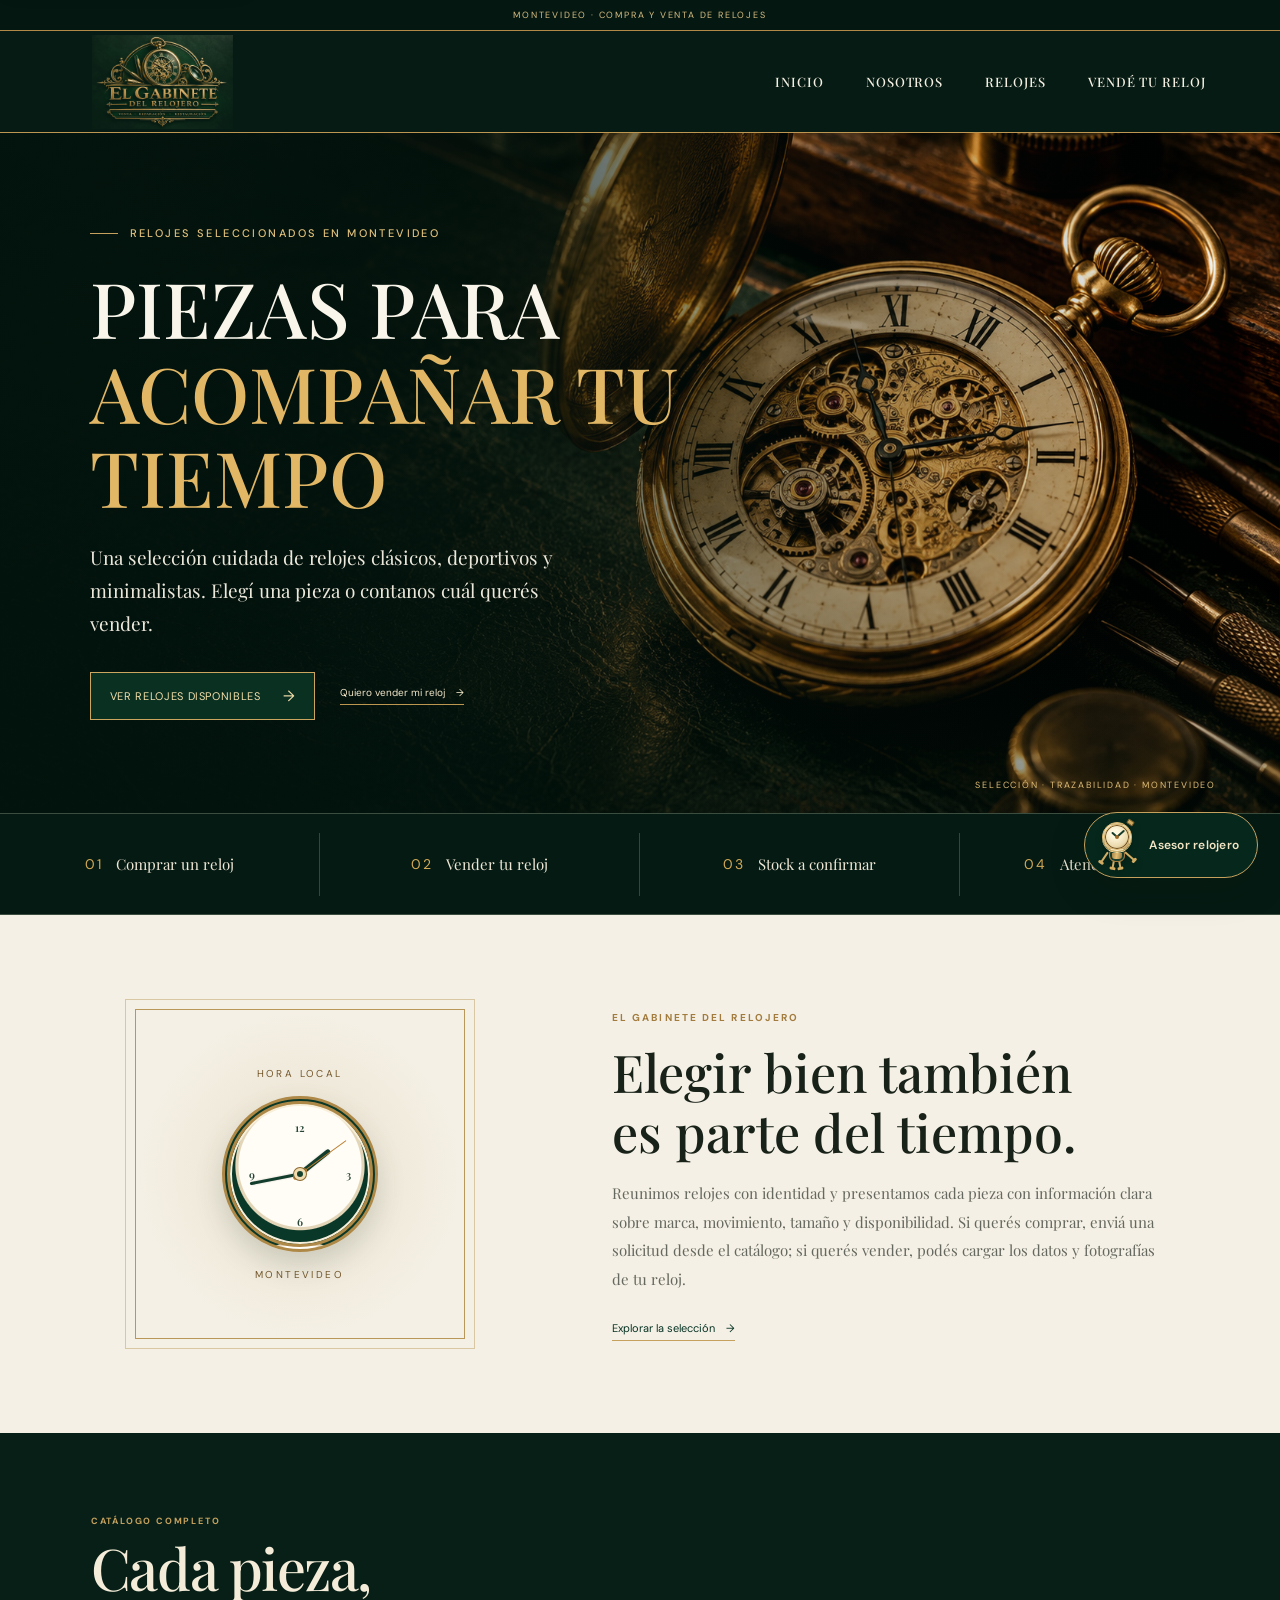
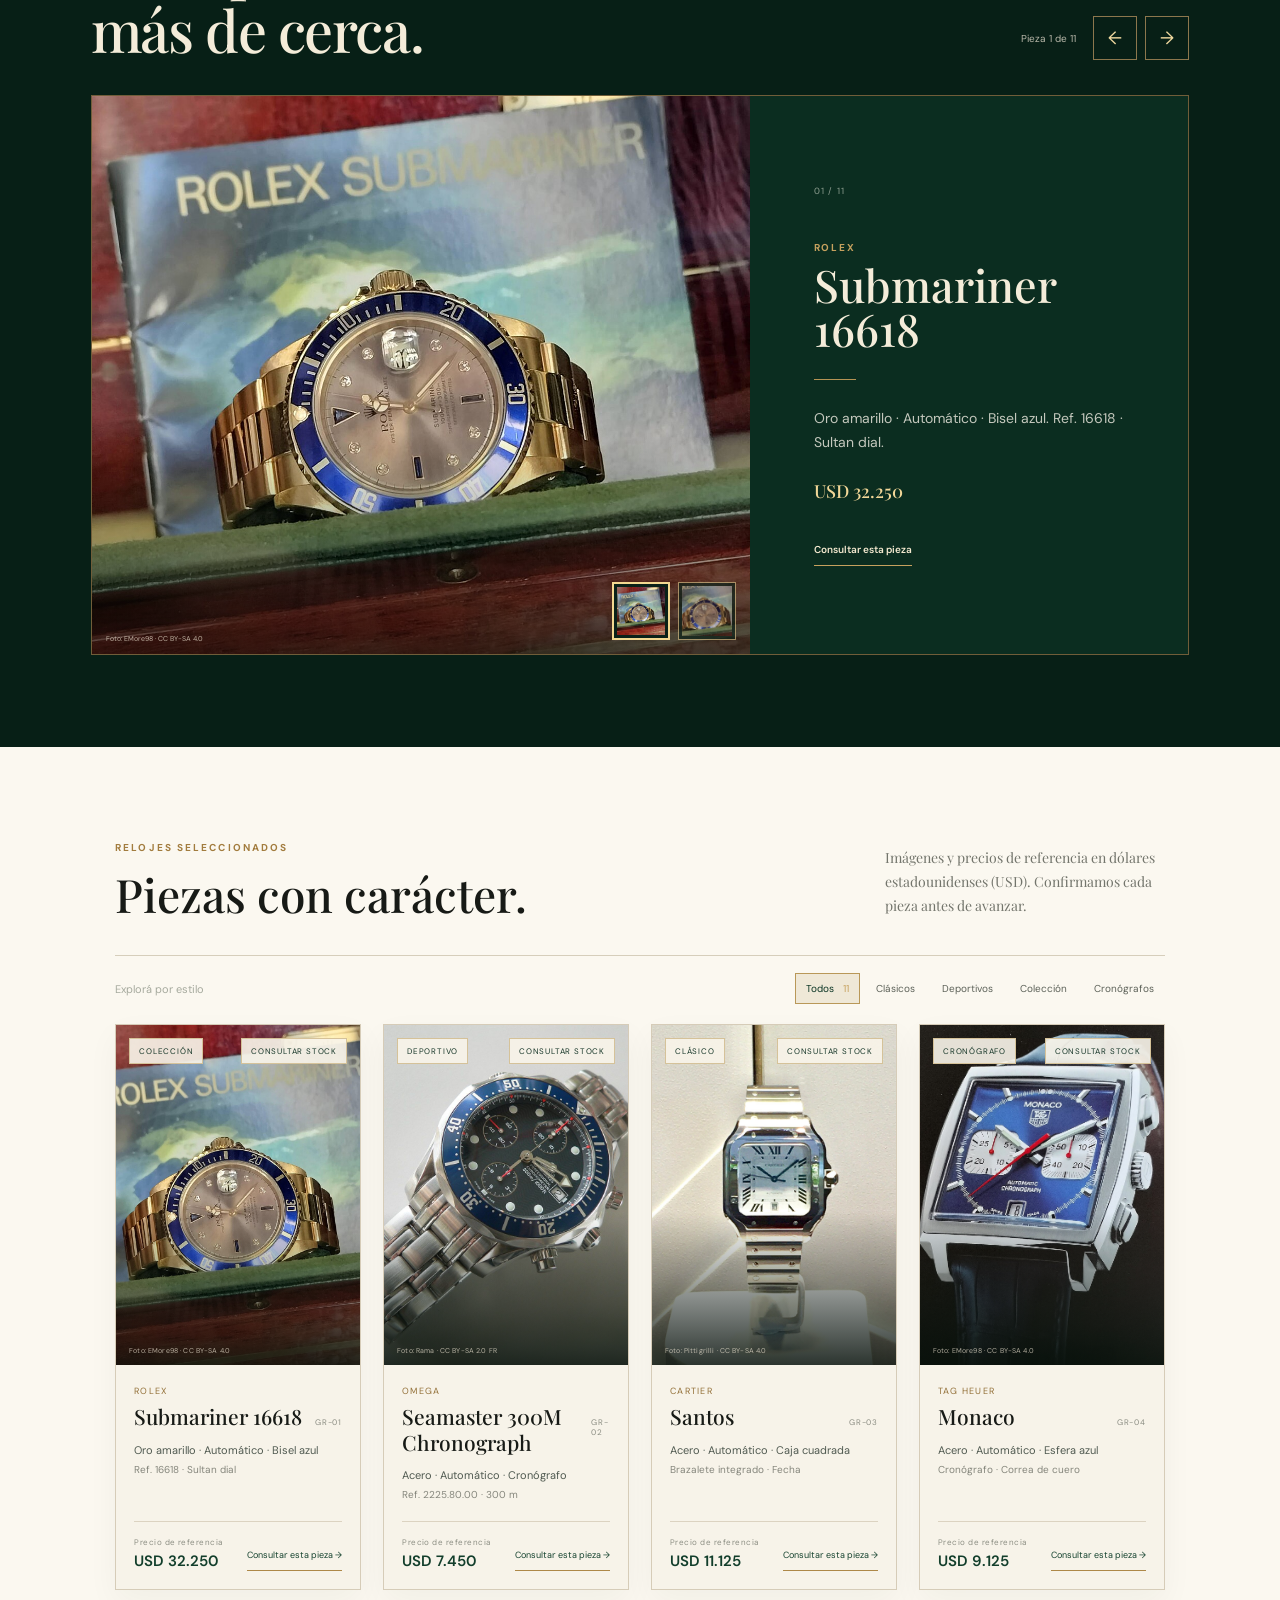
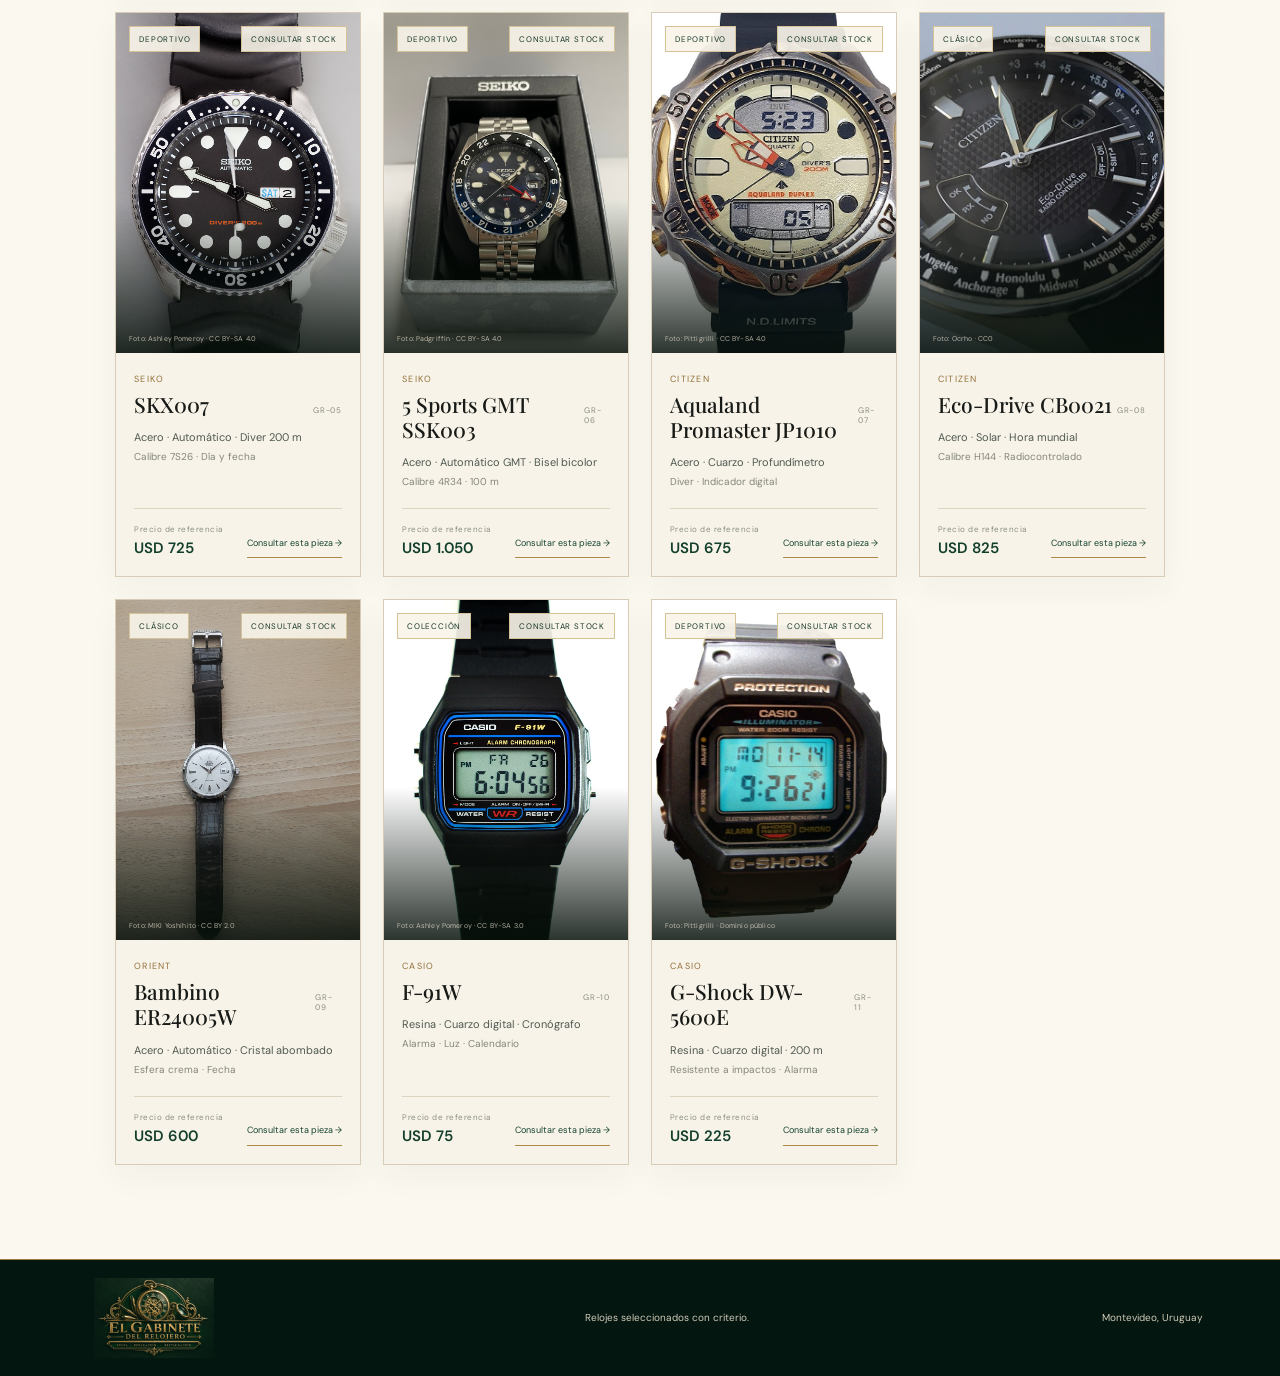
<file: index.html>
<!doctype html>
<html lang="es-UY">
<head>
  <meta charset="utf-8">
  <meta name="viewport" content="width=device-width, initial-scale=1">
  <meta name="theme-color" content="#062017">
  <meta name="description" content="El Gabinete del Relojero: compra y venta de relojes seleccionados en Montevideo.">
  <title>El Gabinete del Relojero — Relojes seleccionados</title>
  <link rel="preconnect" href="https://fonts.googleapis.com">
  <link rel="preconnect" href="https://fonts.gstatic.com" crossorigin>
  <link rel="preload" href="assets/hero-watch.png" as="image" fetchpriority="high">
  <link href="https://fonts.googleapis.com/css2?family=DM+Sans:wght@400;500;600;700&family=Playfair+Display:wght@500;600;700&display=swap" rel="stylesheet">
  <link rel="stylesheet" href="styles.css">
</head>
<body>
  <a class="skip-link" id="skip-link" href="#store-view">Saltar al contenido principal</a>
  <div class="announcement">MONTEVIDEO · COMPRA Y VENTA DE RELOJES</div>
  <header class="site-header">
    <a class="brand" href="#inicio" aria-label="El Gabinete del Relojero, inicio"><img class="brand-logo" src="assets/logo.png" alt="El Gabinete del Relojero" width="1536" height="1024" fetchpriority="high"></a>
    <button class="menu-toggle" id="menu-toggle" type="button" aria-expanded="false" aria-controls="main-nav" aria-label="Abrir menú">☰</button>
    <nav class="main-nav" id="main-nav" aria-label="Navegación principal"><a href="#inicio">Inicio</a><a href="#nosotros">Nosotros</a><a href="#relojes">Relojes</a><a href="vende-tu-reloj.html">Vendé tu reloj</a></nav>
  </header>

  <main id="store-view">
    <section class="hero" id="inicio">
      <div class="hero-copy">
        <p class="eyebrow"><span aria-hidden="true"></span> RELOJES SELECCIONADOS EN MONTEVIDEO</p>
        <h1>PIEZAS PARA<br><em>ACOMPAÑAR TU TIEMPO</em></h1>
        <p class="hero-intro">Una selección cuidada de relojes clásicos, deportivos y minimalistas. Elegí una pieza o contanos cuál querés vender.</p>
        <div class="hero-actions"><a class="button button-dark" href="#relojes">Ver relojes disponibles <span aria-hidden="true">→</span></a><a class="text-link" href="vende-tu-reloj.html">Quiero vender mi reloj <span aria-hidden="true">→</span></a></div>
      </div>
      <span class="hero-caption">SELECCIÓN · TRAZABILIDAD · MONTEVIDEO</span>
    </section>

    <section class="trust-row" aria-label="Opciones principales"><a href="#relojes"><b>01</b><span>Comprar un reloj</span></a><a href="vende-tu-reloj.html"><b>02</b><span>Vender tu reloj</span></a><a href="#relojes"><b>03</b><span>Stock a confirmar</span></a><a href="#nosotros"><b>04</b><span>Atención personalizada</span></a></section>

    <section class="about-section section-wrap" id="nosotros">
      <div class="about-mark"><span>HORA LOCAL</span><div class="live-watch" id="live-watch" role="img" aria-label="Hora actual en Montevideo"><span class="clock-number clock-twelve">12</span><span class="clock-number clock-three">3</span><span class="clock-number clock-six">6</span><span class="clock-number clock-nine">9</span><span class="clock-hand hour-hand" aria-hidden="true"></span><span class="clock-hand minute-hand" aria-hidden="true"></span><span class="clock-hand second-hand" aria-hidden="true"></span><span class="clock-pin" aria-hidden="true"></span></div><span>MONTEVIDEO</span></div>
      <div class="about-copy"><p class="eyebrow">EL GABINETE DEL RELOJERO</p><h2>Elegir bien también<br>es parte del tiempo.</h2><p>Reunimos relojes con identidad y presentamos cada pieza con información clara sobre marca, movimiento, tamaño y disponibilidad. Si querés comprar, enviá una solicitud desde el catálogo; si querés vender, podés cargar los datos y fotografías de tu reloj.</p><a class="text-link" href="#relojes">Explorar la selección <span aria-hidden="true">→</span></a></div>
    </section>

    <section class="japan-showcase" aria-labelledby="japan-showcase-title">
      <header class="showcase-header">
        <div><p>CATÁLOGO COMPLETO</p><h2 id="japan-showcase-title">Cada pieza, más de cerca.</h2></div>
        <div class="showcase-navigation"><span id="japan-showcase-status" aria-live="polite">Pieza 1 de 11</span><button id="japan-showcase-prev" type="button" aria-label="Ver reloj anterior">←</button><button id="japan-showcase-next" type="button" aria-label="Ver reloj siguiente">→</button></div>
      </header>
      <div class="showcase-track" id="japan-showcase-track" role="region" aria-roledescription="carrusel" aria-label="Todos los relojes del catálogo" tabindex="0"></div>
    </section>

    <section class="collection section-wrap" id="relojes">
      <div class="section-heading"><div><p class="eyebrow">RELOJES SELECCIONADOS</p><h2>Piezas con carácter.</h2></div><p class="section-note">Imágenes y precios de referencia en dólares estadounidenses (USD). Confirmamos cada pieza antes de avanzar.</p></div>
      <div class="category-row"><span class="category-label" id="filter-label">Explorá por estilo</span><div class="filters" id="filters" role="group" aria-labelledby="filter-label"><button class="filter active" type="button" data-filter="Todos" aria-pressed="true">Todos <span id="product-count" aria-hidden="true">04</span></button><button class="filter" type="button" data-filter="Clásico" aria-pressed="false">Clásicos</button><button class="filter" type="button" data-filter="Deportivo" aria-pressed="false">Deportivos</button><button class="filter" type="button" data-filter="Colección" aria-pressed="false">Colección</button><button class="filter" type="button" data-filter="Cronógrafo" aria-pressed="false">Cronógrafos</button></div></div>
      <div class="product-grid" id="product-grid" aria-live="polite"></div>
    </section>

  </main>
  <section class="watch-assistant" id="watch-assistant" data-context="general" aria-label="Asistente virtual">
    <div class="assistant-panel" id="assistant-panel" aria-labelledby="assistant-title" hidden>
      <header class="assistant-header">
        <div class="assistant-identity"><span class="clock-friend clock-friend-small" aria-hidden="true"><span class="clock-friend-crown"></span><span class="clock-friend-head"><span class="clock-friend-hour"></span><span class="clock-friend-minute"></span><span class="clock-friend-pin"></span></span><span class="clock-friend-body"></span><span class="clock-friend-arm clock-friend-arm-left"></span><span class="clock-friend-arm clock-friend-arm-right"></span><span class="clock-friend-leg clock-friend-leg-left"></span><span class="clock-friend-leg clock-friend-leg-right"></span></span><span><b id="assistant-title">El Gabinete te asesora</b><small>Asistente virtual · Montevideo</small></span></div>
        <div class="assistant-tools">
          <button class="assistant-icon-button" id="assistant-history-toggle" type="button" aria-label="Ver conversaciones anteriores" aria-expanded="false" aria-controls="assistant-history" title="Conversaciones anteriores">◷</button>
          <button class="assistant-icon-button" id="assistant-new" type="button" aria-label="Iniciar una conversación nueva" title="Nueva conversación">＋</button>
          <button class="assistant-icon-button" id="assistant-close" type="button" aria-label="Cerrar asistente" title="Cerrar">×</button>
        </div>
      </header>
      <div class="assistant-history" id="assistant-history" hidden><p>Conversaciones recientes</p><div id="assistant-history-list"></div></div>
      <div class="assistant-messages" id="assistant-messages" role="log" aria-live="polite" aria-relevant="additions text" aria-label="Mensajes de la conversación"></div>
      <form class="assistant-form" id="assistant-form">
        <label class="sr-only" for="assistant-input">Escribí tu consulta</label>
        <textarea id="assistant-input" name="message" rows="1" maxlength="2000" placeholder="¿En qué podemos ayudarte?" required></textarea>
        <button type="submit" id="assistant-send" aria-label="Enviar mensaje"><span aria-hidden="true">↑</span></button>
      </form>
      <p class="assistant-note">Orientación general. La disponibilidad se confirma al responder tu solicitud.</p>
    </div>
    <button class="assistant-launcher" id="assistant-open" type="button" aria-label="Abrir asesor relojero" aria-expanded="false" aria-controls="assistant-panel"><span class="clock-friend" aria-hidden="true"><span class="clock-friend-crown"></span><span class="clock-friend-head"><span class="clock-friend-hour"></span><span class="clock-friend-minute"></span><span class="clock-friend-pin"></span></span><span class="clock-friend-body"></span><span class="clock-friend-arm clock-friend-arm-left"></span><span class="clock-friend-arm clock-friend-arm-right"></span><span class="clock-friend-leg clock-friend-leg-left"></span><span class="clock-friend-leg clock-friend-leg-right"></span></span><span>Asesor relojero</span></button>
  </section>
  <div class="toast" id="toast" role="status" aria-live="polite" aria-atomic="true"></div>
  <footer class="site-footer"><a class="brand footer-brand" href="#inicio"><img class="brand-logo" src="assets/logo.png" alt="El Gabinete del Relojero" width="1536" height="1024" loading="lazy"></a><span>Relojes seleccionados con criterio.</span><span>Montevideo, Uruguay</span></footer>
  <script src="app.js"></script>
  <script src="chat-widget.js" defer></script>
</body>
</html>
</file>
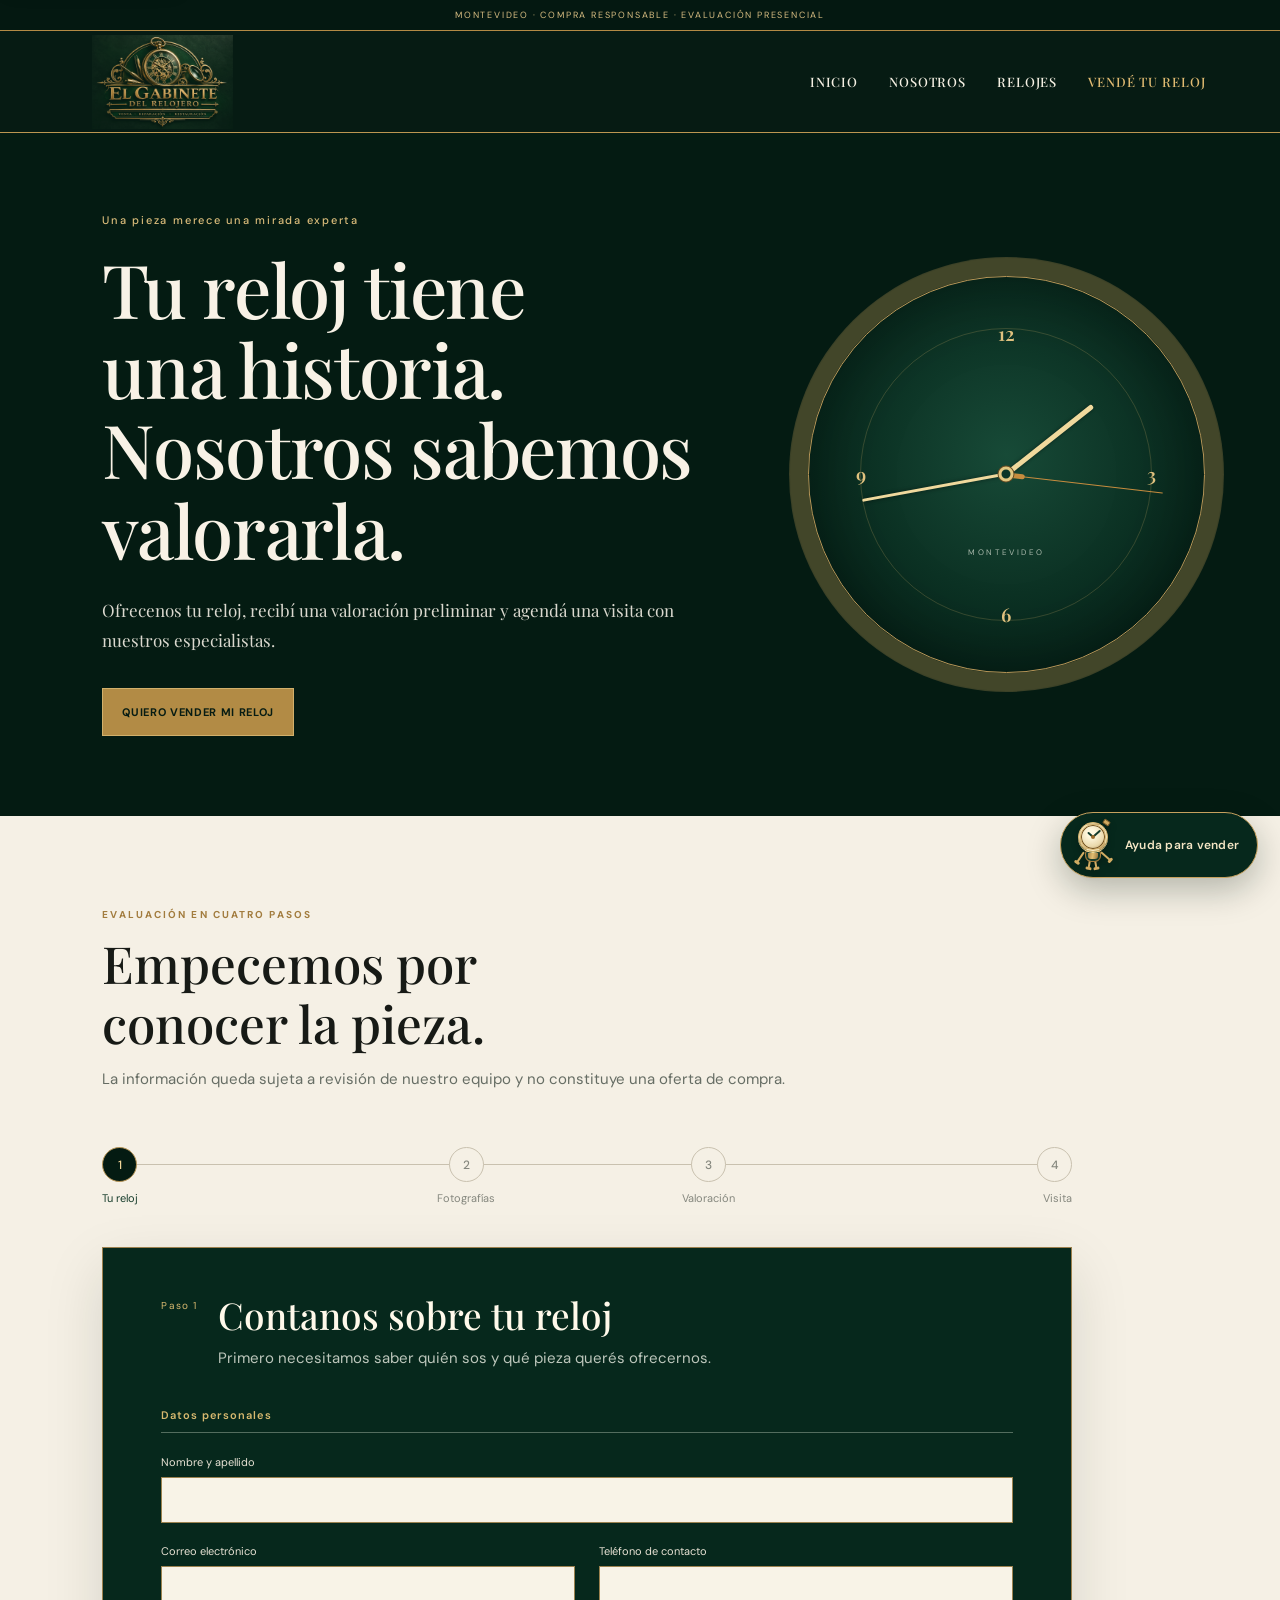
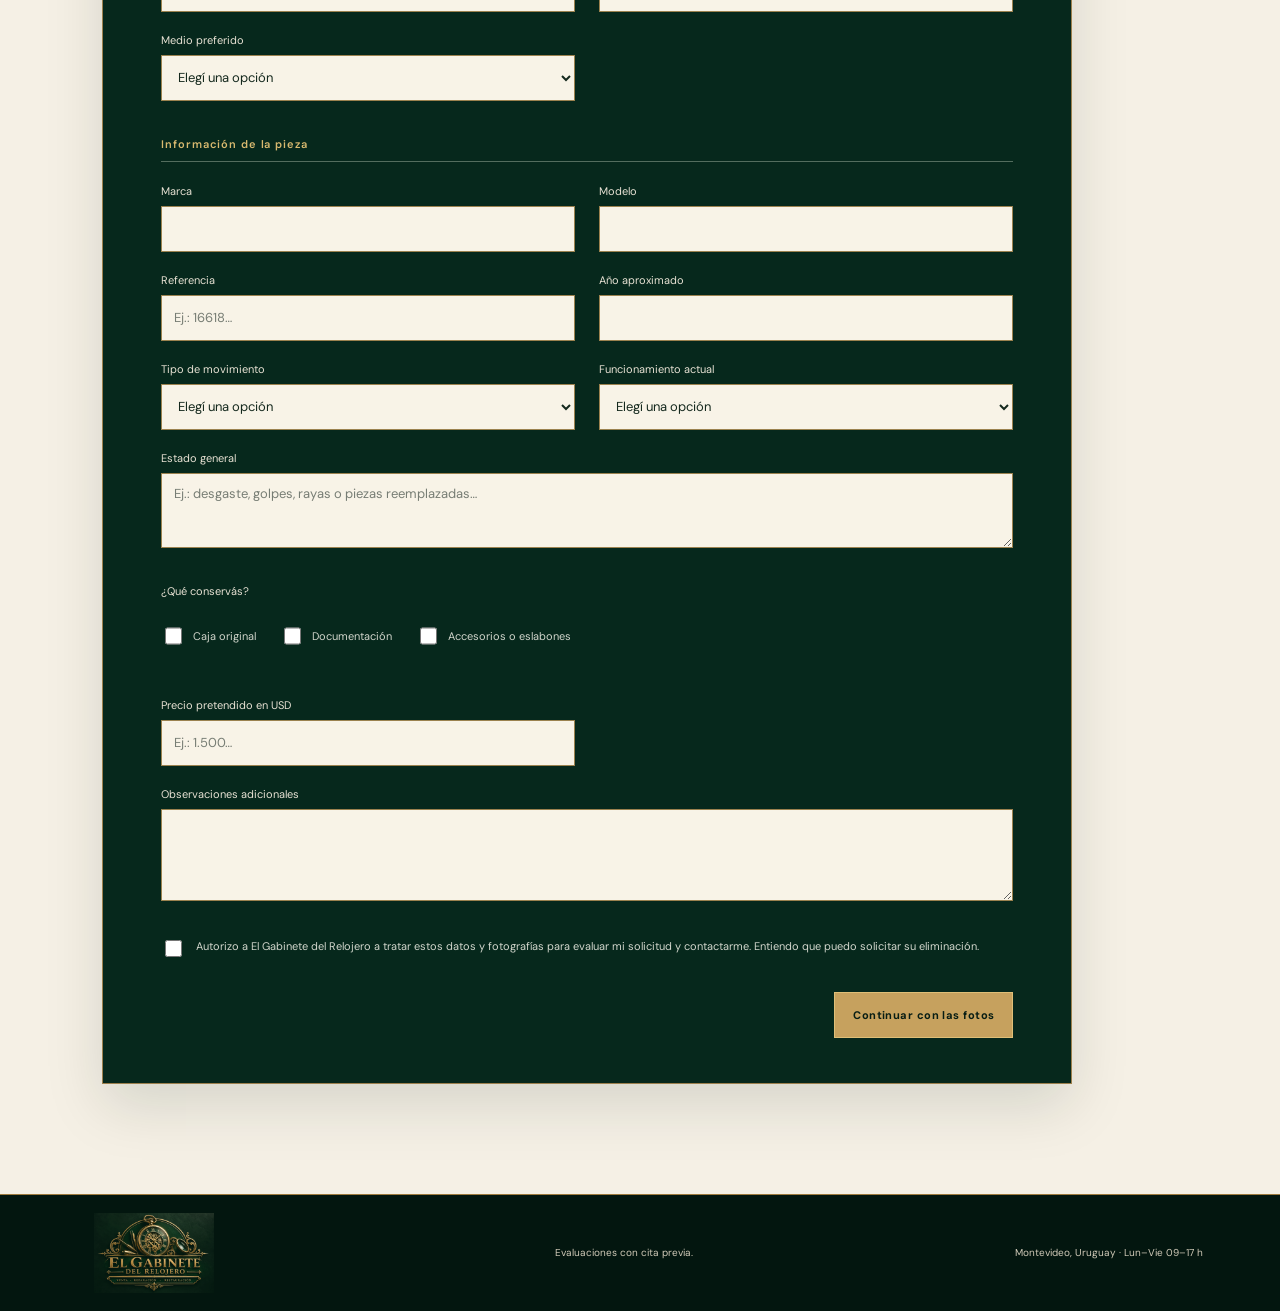
<file: vende-tu-reloj.html>
<!doctype html>
<html lang="es-UY">
<head>
  <meta charset="utf-8">
  <meta name="viewport" content="width=device-width, initial-scale=1">
  <meta name="theme-color" content="#041b12">
  <meta name="description" content="Ofrecé tu reloj a El Gabinete del Relojero y coordiná una evaluación presencial en Montevideo.">
  <title>Vendé tu reloj — El Gabinete del Relojero</title>
  <link rel="preconnect" href="https://fonts.googleapis.com">
  <link rel="preconnect" href="https://fonts.gstatic.com" crossorigin>
  <link href="https://fonts.googleapis.com/css2?family=DM+Sans:wght@400;500;600;700&family=Playfair+Display:wght@500;600;700&display=swap" rel="stylesheet">
  <link rel="stylesheet" href="styles.css">
  <link rel="stylesheet" href="sell.css">
</head>
<body>
  <a class="skip-link" href="#sale-process">Saltar al formulario</a>
  <div class="announcement">MONTEVIDEO · COMPRA RESPONSABLE · EVALUACIÓN PRESENCIAL</div>
  <header class="site-header sell-header">
    <a class="brand" href="index.html#inicio" aria-label="El Gabinete del Relojero, inicio"><img class="brand-logo" src="assets/logo.png" alt="El Gabinete del Relojero" width="1536" height="1024"></a>
    <button class="menu-toggle" id="menu-toggle" type="button" aria-expanded="false" aria-controls="main-nav" aria-label="Abrir menú">☰</button>
    <nav class="main-nav" id="main-nav" aria-label="Navegación principal"><a href="index.html#inicio">Inicio</a><a href="index.html#nosotros">Nosotros</a><a href="index.html#relojes">Relojes</a><a href="vende-tu-reloj.html" aria-current="page">Vendé tu reloj</a></nav>
  </header>

  <main>
    <section class="sell-hero">
      <div class="sell-hero-copy"><p class="sell-kicker">Una pieza merece una mirada experta</p><h1>Tu reloj tiene una historia.<br>Nosotros sabemos valorarla.</h1><p>Ofrecenos tu reloj, recibí una valoración preliminar y agendá una visita con nuestros especialistas.</p><a class="button button-dark" href="#sale-process">Quiero vender mi reloj</a></div>
      <div class="sell-hero-object" id="sale-live-watch" role="img" aria-label="Hora actual en Montevideo"><span class="sell-clock-number sell-clock-twelve">12</span><span class="sell-clock-number sell-clock-three">3</span><span class="sell-clock-number sell-clock-six">6</span><span class="sell-clock-number sell-clock-nine">9</span><span class="hand sell-hour-hand" aria-hidden="true"></span><span class="hand sell-minute-hand" aria-hidden="true"></span><span class="hand sell-second-hand" aria-hidden="true"></span><span class="pivot" aria-hidden="true"></span><span class="dial-note">MONTEVIDEO</span></div>
    </section>

    <section class="sale-process" id="sale-process" aria-labelledby="form-title">
      <header class="process-intro"><p class="eyebrow">EVALUACIÓN EN CUATRO PASOS</p><h2 id="form-title">Empecemos por conocer la pieza.</h2><p>La información queda sujeta a revisión de nuestro equipo y no constituye una oferta de compra.</p></header>
      <ol class="progress" id="progress" aria-label="Progreso del formulario">
        <li class="active" aria-current="step"><b>1</b><span>Tu reloj</span></li><li><b>2</b><span>Fotografías</span></li><li><b>3</b><span>Valoración</span></li><li><b>4</b><span>Visita</span></li>
      </ol>

      <form id="watch-sale-form" enctype="multipart/form-data" novalidate>
        <input class="trap" name="website" tabindex="-1" autocomplete="off" aria-hidden="true">
        <section class="form-step active" data-step="1" aria-labelledby="step-one-title">
          <div class="step-heading"><span>Paso 1</span><div><h3 id="step-one-title">Contanos sobre tu reloj</h3><p>Primero necesitamos saber quién sos y qué pieza querés ofrecernos.</p></div></div>
          <fieldset><legend>Datos personales</legend><div class="sell-fields">
            <label class="wide">Nombre y apellido <input name="full_name" autocomplete="name" maxlength="120" required></label>
            <label>Correo electrónico <input name="email" type="email" autocomplete="email" spellcheck="false" maxlength="180" required></label>
            <label>Teléfono de contacto <input name="phone" type="tel" autocomplete="tel" maxlength="40" required></label>
            <label>Medio preferido <select name="preferred_contact" required><option value="">Elegí una opción</option><option value="whatsapp">WhatsApp</option><option value="telefono">Teléfono</option><option value="email">Correo electrónico</option></select></label>
          </div></fieldset>
          <fieldset><legend>Información de la pieza</legend><div class="sell-fields">
             <label>Marca <input name="brand" autocomplete="off" maxlength="80" required></label><label>Modelo <input name="model" autocomplete="off" maxlength="100" required></label>
            <label>Referencia <input name="reference" autocomplete="off" maxlength="100" placeholder="Ej.: 16618…"></label><label>Año aproximado <input name="approximate_year" type="number" autocomplete="off" min="1800" max="2026" inputmode="numeric"></label>
            <label>Tipo de movimiento <select name="movement" required><option value="">Elegí una opción</option><option value="automatico">Automático</option><option value="manual">Manual</option><option value="cuarzo">Cuarzo</option><option value="desconocido">No lo sé</option></select></label>
            <label>Funcionamiento actual <select name="running_status" required><option value="">Elegí una opción</option><option>Funciona correctamente</option><option>Funciona, pero presenta fallas</option><option>No funciona</option><option>No pude comprobarlo</option></select></label>
            <label class="wide">Estado general <textarea name="condition_summary" autocomplete="off" maxlength="500" rows="3" placeholder="Ej.: desgaste, golpes, rayas o piezas reemplazadas…" required></textarea></label>
            <div class="wide check-cluster" role="group" aria-label="Elementos incluidos"><span>¿Qué conservás?</span><label><input type="checkbox" name="has_box"> Caja original</label><label><input type="checkbox" name="has_papers"> Documentación</label><label><input type="checkbox" name="has_accessories"> Accesorios o eslabones</label></div>
            <label>Precio pretendido en USD <input name="asking_price" type="number" autocomplete="off" min="0" step="1" inputmode="decimal" placeholder="Ej.: 1.500…"></label>
            <label class="wide">Observaciones adicionales <textarea name="notes" autocomplete="off" maxlength="1500" rows="4"></textarea></label>
          </div></fieldset>
          <label class="consent"><input type="checkbox" name="consent" value="yes" required><span>Autorizo a El Gabinete del Relojero a tratar estos datos y fotografías para evaluar mi solicitud y contactarme. Entiendo que puedo solicitar su eliminación.</span></label>
          <div class="step-actions end"><button class="sell-primary" type="button" data-next>Continuar con las fotos</button></div>
        </section>

        <section class="form-step" data-step="2" aria-labelledby="step-two-title" hidden>
          <div class="step-heading"><span>Paso 2</span><div><h3 id="step-two-title">Subí fotografías</h3><p>Buenas imágenes ayudan a detectar detalles, pero no permiten certificar autenticidad.</p></div></div>
          <label class="drop-zone" id="drop-zone" for="watch-photos"><span class="drop-symbol">＋</span><b>Elegí o arrastrá tus fotos</b><small>JPG, PNG, WEBP o HEIC · las optimizamos automáticamente · máximo 8</small><input id="watch-photos" name="photos[]" type="file" accept="image/jpeg,image/png,image/webp,image/heic,image/heif,.heic,.heif" multiple></label>
          <p class="file-error" id="file-error" role="alert" hidden></p>
          <p class="file-status" id="file-status" role="status" aria-live="polite" hidden></p>
          <div class="photo-guidance"><span>Frente</span><span>Fondo</span><span>Laterales</span><span>Movimiento</span><span>Caja y papeles</span></div>
          <div class="photo-preview" id="photo-preview" aria-live="polite"></div>
          <div class="step-actions"><button class="sell-secondary" type="button" data-back>Volver</button><button class="sell-primary" type="submit" id="valuation-submit">Solicitar valoración preliminar</button></div>
        </section>
      </form>

      <section class="form-step" data-step="3" aria-labelledby="step-three-title" hidden>
        <div class="step-heading"><span>Paso 3</span><div><h3 id="step-three-title">Evaluación preliminar</h3><p>Gemini contrasta los datos declarados con los detalles visibles en las fotografías.</p></div></div>
        <div id="valuation-loading" class="evaluation-loading" role="status">
          <div class="evaluation-clock-stage" aria-hidden="true">
            <span class="thought-dot thought-dot-one"></span><span class="thought-dot thought-dot-two"></span><span class="thought-bubble">···</span>
            <span class="evaluation-clock-scale"><span class="clock-friend"><span class="clock-friend-crown"></span><span class="clock-friend-head"><span class="clock-friend-hour"></span><span class="clock-friend-minute"></span><span class="clock-friend-pin"></span></span><span class="clock-friend-body"></span><span class="clock-friend-arm clock-friend-arm-left"></span><span class="clock-friend-arm clock-friend-arm-right"></span><span class="clock-friend-leg clock-friend-leg-left"></span><span class="clock-friend-leg clock-friend-leg-right"></span></span></span>
          </div>
          <strong>El relojero está pensando…</strong>
          <span>Analizando los detalles visibles en las fotografías.</span>
        </div>
        <div id="valuation-result" hidden></div>
        <aside class="valuation-notice"><b>Importante</b><p>Esta valoración es preliminar y orientativa. El precio definitivo será determinado por nuestro técnico relojero luego de examinar presencialmente la pieza, verificar su autenticidad, funcionamiento y estado de conservación.</p></aside>
        <div class="step-actions"><button class="sell-secondary" type="button" data-edit>Corregir información</button><button class="sell-primary" type="button" id="to-booking" disabled>Agendar una visita</button></div>
      </section>

      <section class="form-step" data-step="4" aria-labelledby="step-four-title" hidden>
        <div class="step-heading"><span>Paso 4</span><div><h3 id="step-four-title">Agendá tu visita</h3><p>Todos los horarios corresponden a Montevideo, Uruguay.</p></div></div>
        <div class="booking-layout"><div><label class="booking-label" for="booking-date">Fecha disponible</label><select id="booking-date" name="booking_date" autocomplete="off"><option>Cargando fechas…</option></select></div><div><span class="booking-label">Horario</span><div class="slot-grid" id="slot-grid" role="radiogroup" aria-label="Horarios disponibles"></div></div></div>
        <div class="booking-error" id="booking-error" role="alert"></div>
        <div class="step-actions"><button class="sell-secondary" type="button" data-back>Volver</button><button class="sell-primary" type="button" id="confirm-booking" disabled>Confirmar solicitud de cita</button></div>
        <div class="booking-confirmation" id="booking-confirmation" hidden></div>
      </section>
    </section>
  </main>
  <section class="watch-assistant" id="watch-assistant" data-context="sale" aria-label="Asistente virtual para vender tu reloj">
    <div class="assistant-panel" id="assistant-panel" aria-labelledby="assistant-title" hidden>
      <header class="assistant-header">
        <div class="assistant-identity"><span class="clock-friend clock-friend-small" aria-hidden="true"><span class="clock-friend-crown"></span><span class="clock-friend-head"><span class="clock-friend-hour"></span><span class="clock-friend-minute"></span><span class="clock-friend-pin"></span></span><span class="clock-friend-body"></span><span class="clock-friend-arm clock-friend-arm-left"></span><span class="clock-friend-arm clock-friend-arm-right"></span><span class="clock-friend-leg clock-friend-leg-left"></span><span class="clock-friend-leg clock-friend-leg-right"></span></span><span><b id="assistant-title">Te ayudamos con tu reloj</b><small>Asistente de preevaluación · Montevideo</small></span></div>
        <div class="assistant-tools">
          <button class="assistant-icon-button" id="assistant-history-toggle" type="button" aria-label="Ver conversaciones anteriores" aria-expanded="false" aria-controls="assistant-history" title="Conversaciones anteriores">◷</button>
          <button class="assistant-icon-button" id="assistant-new" type="button" aria-label="Iniciar una conversación nueva" title="Nueva conversación">＋</button>
          <button class="assistant-icon-button" id="assistant-close" type="button" aria-label="Cerrar asistente" title="Cerrar">×</button>
        </div>
      </header>
      <div class="assistant-history" id="assistant-history" hidden><p>Conversaciones recientes</p><div id="assistant-history-list"></div></div>
      <div class="assistant-messages" id="assistant-messages" role="log" aria-live="polite" aria-relevant="additions text" aria-label="Mensajes de la conversación"></div>
      <form class="assistant-form" id="assistant-form">
        <label class="sr-only" for="assistant-input">Escribí tu consulta sobre la venta del reloj</label>
        <textarea id="assistant-input" name="message" rows="1" maxlength="2000" placeholder="¿Qué necesitás saber sobre tu reloj?" required></textarea>
        <button type="submit" id="assistant-send" aria-label="Enviar mensaje"><span aria-hidden="true">↑</span></button>
      </form>
      <p class="assistant-note">Orientación preliminar. La autenticidad y el valor se confirman presencialmente.</p>
    </div>
    <button class="assistant-launcher" id="assistant-open" type="button" aria-label="Abrir ayuda para vender" aria-expanded="false" aria-controls="assistant-panel"><span class="clock-friend" aria-hidden="true"><span class="clock-friend-crown"></span><span class="clock-friend-head"><span class="clock-friend-hour"></span><span class="clock-friend-minute"></span><span class="clock-friend-pin"></span></span><span class="clock-friend-body"></span><span class="clock-friend-arm clock-friend-arm-left"></span><span class="clock-friend-arm clock-friend-arm-right"></span><span class="clock-friend-leg clock-friend-leg-left"></span><span class="clock-friend-leg clock-friend-leg-right"></span></span><span>Ayuda para vender</span></button>
  </section>
  <footer class="site-footer"><a class="brand footer-brand" href="index.html"><img class="brand-logo" src="assets/logo.png" alt="El Gabinete del Relojero" width="1536" height="1024"></a><span>Evaluaciones con cita previa.</span><span>Montevideo, Uruguay · Lun–Vie 09–17 h</span></footer>
  <script src="sell.js" defer></script>
  <script src="chat-widget.js" defer></script>
</body>
</html>
</file>
<file: styles.css>
﻿:root{--paper:#f5f2ec;--white:#fffefa;--ink:#202522;--muted:#777d74;--line:#dedbd2;--green:#234737;--green2:#365a48;--gold:#bd9762;--serif:'Playfair Display',Georgia,serif;--sans:'DM Sans',Arial,sans-serif}*{box-sizing:border-box}html{scroll-behavior:smooth}body{margin:0;background:var(--paper);color:var(--ink);font-family:var(--sans);font-size:14px}button,input{font:inherit}button,a{-webkit-tap-highlight-color:transparent}a{color:inherit;text-decoration:none}.announcement{height:30px;background:var(--green);color:#e7e8df;text-align:center;font-size:10px;letter-spacing:.12em;padding:8px}.site-header{height:82px;padding:0 7.1%;display:flex;align-items:center;justify-content:space-between;border-bottom:1px solid #d7d3ca;background:var(--paper)}.brand{display:flex;align-items:center;gap:11px;font-size:12px;letter-spacing:.13em;line-height:1.25}.brand b{font-weight:700}.brand small{display:block;color:var(--muted);font-size:8px;letter-spacing:.19em;margin-top:5px}.brand-mark{width:34px;height:34px;border:1px solid var(--gold);color:var(--green);display:grid;place-items:center;font:600 13px var(--serif);letter-spacing:-.06em}.main-nav{display:flex;gap:38px;color:#535951;font-size:12px}.main-nav a:hover,.text-link:hover{color:var(--gold)}.admin-link{background:none;border:0;border-bottom:1px solid var(--green);color:var(--green);font-size:11px;padding:8px 0;cursor:pointer}.admin-link span{padding-left:8px}.hero{min-height:515px;display:grid;grid-template-columns:1fr 1fr;padding:66px 12.1% 52px;overflow:hidden}.hero-copy{position:relative;z-index:1;padding-top:18px}.eyebrow{font-size:9px;letter-spacing:.2em;color:var(--green);font-weight:700}.hero .eyebrow{display:flex;align-items:center;gap:9px}.hero .eyebrow span{display:block;width:20px;height:1px;background:var(--gold)}h1,h2,p{margin-top:0}.hero h1{font:500 clamp(47px,6vw,72px)/.98 var(--serif);letter-spacing:-.045em;margin:28px 0 22px}.hero-intro{max-width:360px;color:#686d65;font-size:13px;line-height:1.8}.hero-actions{display:flex;align-items:center;gap:24px;margin-top:28px}.button{display:inline-flex;align-items:center;justify-content:space-between;gap:22px;padding:14px 17px;font-size:10px;letter-spacing:.02em;transition:transform .2s,opacity .2s}.button span{font-size:15px}.button-dark{background:var(--green);color:white}.button-dark:hover{background:var(--green2);transform:translateY(-1px)}.text-link{font-size:10px;border-bottom:1px solid var(--gold);padding:0 0 5px;color:var(--green)}.text-link span{padding-left:8px}.hero-note{position:absolute;bottom:-22px;display:flex;gap:10px;align-items:center;color:#747970;font:11px/1.55 var(--serif)}.note-line{height:30px;width:1px;background:var(--gold)}.hero-art{position:relative;min-height:390px;display:grid;place-items:center}.sun-disc{position:absolute;width:292px;height:292px;border-radius:50%;background:#e9e4d8;right:7%;top:2%}.art-orbit{position:absolute;border:1px solid #ded8c9;border-radius:50%;width:380px;height:380px;right:-1%;top:-5%}.hero-watch{position:relative;width:138px;height:300px;display:flex;flex-direction:column;align-items:center;filter:drop-shadow(12px 18px 13px #45513a30);transform:rotate(-11deg);z-index:1}.watch-strap{width:74px;height:106px;background:linear-gradient(90deg,#565345,#857b60 45%,#49473b);border:1px solid #49463b;position:relative}.strap-top{border-radius:32px 32px 9px 9px}.strap-bottom{border-radius:8px 8px 30px 30px}.watch-strap:after{content:'';position:absolute;inset:15px 24px;background:repeating-linear-gradient(to bottom,transparent 0 12px,#d2c49d 12px 13px)}.watch-face{width:138px;height:138px;border-radius:50%;background:linear-gradient(135deg,#c7a16a,#f0dfb8 25%,#927044 48%,#e5c895 64%,#795c38);padding:7px;z-index:1;box-shadow:inset 0 0 0 1px #655238}.face-inner{height:100%;border-radius:50%;border:2px solid #d2b980;background:radial-gradient(circle at 32% 23%,#395847,#1e3c30 73%);position:relative}.face-inner:before{content:'EL GABINETE';position:absolute;top:38px;left:0;right:0;text-align:center;color:#e2d6b8;font:6px var(--sans);letter-spacing:.12em}.hand{position:absolute;display:block;left:50%;bottom:50%;transform-origin:bottom;background:#ead9b1;border-radius:3px}.hand-hour{width:3px;height:30px;transform:translateX(-50%) rotate(42deg)}.hand-minute{width:2px;height:43px;transform:translateX(-50%) rotate(137deg)}.pin{position:absolute;left:50%;top:50%;width:7px;height:7px;background:#c8a771;border-radius:50%;transform:translate(-50%,-50%)}.date{position:absolute;right:17px;top:62px;color:#e6d8bb;font-size:5px}.tick{position:absolute;width:1px;height:5px;background:#c7ae7b;left:50%;top:5px;transform-origin:0 54px}.t1{transform:rotate(90deg)}.t2{transform:rotate(180deg)}.t3{transform:rotate(270deg)}.crown{position:absolute;width:9px;height:17px;background:#aa895a;right:-7px;top:142px;border-radius:0 4px 4px 0}.art-caption{position:absolute;bottom:0;right:0;font-size:8px;letter-spacing:.16em;color:#747a70}.trust-row{min-height:72px;border-top:1px solid var(--line);border-bottom:1px solid var(--line);display:flex;justify-content:center;gap:9%;align-items:center}.trust-row div{display:flex;align-items:center;gap:10px;color:#646a61;font-size:10px}.trust-row b{font:14px var(--serif);color:var(--gold)}.section-wrap{padding:80px 12.1%}.section-heading{display:flex;justify-content:space-between;align-items:end;margin-bottom:34px}.section-heading h2,.tracking h2{font:500 34px/1.15 var(--serif);letter-spacing:-.025em;margin:12px 0 0}.category-row{display:flex;align-items:center;justify-content:space-between;border-top:1px solid var(--line);padding:16px 0 20px}.category-label{font-size:10px;color:var(--muted)}.filters{display:flex;gap:8px}.filter{border:1px solid transparent;background:none;padding:8px 10px;color:#777d74;font-size:10px;cursor:pointer}.filter.active{border-color:#c4b69e;color:var(--green);background:#ede9df}.filter span{padding-left:6px;color:var(--gold)}.product-grid{display:grid;grid-template-columns:repeat(4,1fr);gap:18px}.product-card{min-width:0}.product-visual{height:204px;background:#eae6dd;position:relative;display:grid;place-items:center;overflow:hidden}.product-card:nth-child(2n) .product-visual{background:#e6e9e3}.product-tag{position:absolute;left:12px;top:12px;background:var(--white);padding:6px 8px;font-size:8px;letter-spacing:.06em;color:var(--green);z-index:1}.mini-watch{height:142px;width:69px;position:relative;display:flex;align-items:center;flex-direction:column;filter:drop-shadow(6px 8px 5px #2431282a);transform:rotate(-10deg)}.mini-strap{width:31px;height:52px;background:linear-gradient(90deg,#423e32,#8c7653,#453e32)}.mini-dial{position:relative;width:68px;height:68px;border-radius:50%;padding:6px;background:linear-gradient(140deg,#dec48f,#907149,#e6d1a9);z-index:1}.mini-dial:before{content:'';position:absolute;inset:5px;border-radius:50%;background:var(--dial,#2c4a3e);border:1px solid #cbb27c}.mini-dial:after{content:'';position:absolute;top:22px;left:33px;width:1px;height:19px;background:#e9d9b9;transform:rotate(35deg);transform-origin:bottom}.mini-strap.bottom{height:39px}.product-card:nth-child(2) .mini-strap{background:linear-gradient(90deg,#262723,#6b6b60,#282925)}.product-card:nth-child(2) .mini-dial:before{background:#242b2d}.product-card:nth-child(3) .mini-strap,.product-card:nth-child(4) .mini-strap{background:linear-gradient(90deg,#8b5134,#c58b62,#75432d)}.product-card:nth-child(3) .mini-dial:before{background:#e5ddcc}.product-card:nth-child(4) .mini-dial:before{background:#325960}.product-details{padding:14px 1px}.product-meta{display:flex;justify-content:space-between;align-items:center}.product-name{font:500 16px var(--serif)}.product-category{font-size:8px;letter-spacing:.1em;color:#8b8c81;text-transform:uppercase}.product-description{font-size:10px;color:#777d74;margin:8px 0 12px}.product-bottom{display:flex;justify-content:space-between;align-items:center}.price{font-size:12px;font-weight:600;color:var(--green)}.add-sale{border:0;background:none;color:var(--green);font-size:9px;border-bottom:1px solid var(--gold);padding:0 0 4px;cursor:pointer}.service-band{display:grid;grid-template-columns:1fr 1fr;background:var(--green);color:#f5f2ec;min-height:360px}.service-art{position:relative;overflow:hidden;background:radial-gradient(ellipse at 45% 60%,#49624d 0,#2e4b3a 55%,#234737 77%);display:grid;place-items:center}.service-art:before,.service-art:after{content:'';position:absolute;width:250px;height:250px;border:1px solid #ffffff16;border-radius:50%}.service-art:after{width:330px;height:330px}.tool-dial{width:145px;height:145px;border-radius:50%;background:radial-gradient(circle,#d8c291,#b89a67);position:relative;box-shadow:0 0 0 9px #a28657,0 0 0 11px #e1d0aa,0 15px 22px #17281d66}.tool-dial:before{content:'';position:absolute;inset:12px;border:1px solid #7b684a;border-radius:50%}.tool-sun{position:absolute;inset:27px;border-radius:50%;background:linear-gradient(135deg,#e9d9b1,#bca77b);opacity:.9}.tool-hand{position:absolute;width:3px;height:48px;left:71px;top:28px;background:#435442;transform:rotate(37deg);transform-origin:bottom;border-radius:5px}.tool-center{position:absolute;width:8px;height:8px;border-radius:50%;left:68px;top:68px;background:#425443}.service-stamp{position:absolute;right:20%;bottom:16%;font:10px/1.4 var(--serif);color:#ded1b0;letter-spacing:.1em;transform:rotate(-12deg);border:1px solid #ded1b088;border-radius:50%;width:58px;height:58px;display:grid;place-items:center;text-align:center}.service-copy{padding:64px 12% 58px 10%;align-self:center}.service-copy .eyebrow{color:#cdb589}.service-copy h2{font:500 37px/1.15 var(--serif);margin:16px 0}.service-copy>p:not(.eyebrow){font-size:11px;line-height:1.8;color:#d4d9d0;max-width:420px}.service-points{display:grid;gap:11px;margin:21px 0 25px;font-size:10px;color:#e7e9e2}.service-points span::first-letter{color:#d0b27f}.button-light{background:#e9e2d5;color:var(--green)}.button-light:hover{background:#fff8eb}.tracking{display:grid;grid-template-columns:1.1fr .9fr;gap:10%;align-items:center}.tracking h2{font-size:32px;margin:10px 0}.tracking p:not(.eyebrow){color:#777d74;font-size:11px}.tracking-form label{display:block;font-size:9px;color:#777d74;margin-bottom:8px}.input-combo{display:flex;border:1px solid #cec9be;background:#fffefa}.input-combo input{flex:1;min-width:0;border:0;background:transparent;padding:13px;font-size:11px;outline:none}.input-combo button{width:46px;border:0;background:var(--green);color:white;font-size:18px;cursor:pointer}.tracking-result{font-size:10px;line-height:1.6;margin-top:10px;color:var(--green)}.site-footer{background:#ece8df;border-top:1px solid var(--line);min-height:96px;padding:22px 7.1%;display:flex;align-items:center;justify-content:space-between;color:#73786f;font-size:9px}.footer-brand{color:var(--ink)}.hidden{display:none!important}
/* AdministraciÃ³n */
.admin-view{min-height:calc(100vh - 30px);display:grid;grid-template-columns:235px 1fr;background:#f5f6f3}.admin-sidebar{background:#203c30;color:#edf0ea;padding:26px 18px;display:flex;flex-direction:column}.admin-brand{margin:0 0 50px 4px;color:#f4f2ea}.admin-brand small{color:#abb7a9}.admin-sidebar .sidebar-label{font-size:8px;letter-spacing:.16em;color:#9aa99c;margin:0 0 14px 9px}.side-item{display:flex;align-items:center;gap:11px;padding:12px 10px;background:transparent;color:#c7d0c6;border:0;text-align:left;font-size:11px;cursor:pointer;border-radius:3px}.side-item>span{font-size:15px;width:18px;text-align:center}.side-item.selected,.side-item:hover{background:#355243;color:white}.side-item em{font-style:normal;margin-left:auto;border-radius:10px;background:#bd9762;color:white;font-size:9px;padding:3px 7px}.sidebar-bottom{margin-top:auto;border-top:1px solid #ffffff20;padding:17px 4px 0;font-size:9px;color:#c1cbbf}.online-dot{display:inline-block;width:6px;height:6px;background:#8fbd83;border-radius:50%;margin-right:5px}.sidebar-bottom button{display:block;margin-top:17px;border:0;background:none;color:#d2d9ce;padding:0;font-size:9px;cursor:pointer}.admin-main{min-width:0}.admin-top{min-height:96px;padding:19px 4.6%;display:flex;align-items:center;justify-content:space-between;border-bottom:1px solid #e1e4dc;background:#fbfcf9}.admin-top .eyebrow{font-size:8px;color:#8a9087;margin-bottom:7px}.admin-top h1{font:500 25px var(--serif);margin:0}.admin-user{display:flex;align-items:center;gap:9px;font-size:10px}.admin-user small{display:block;color:#868c82;margin-top:4px;font-size:9px}.user-avatar{width:31px;height:31px;border-radius:50%;display:grid;place-items:center;color:#fff;background:var(--green);font:11px var(--serif)}.admin-content{padding:28px 4.6% 50px;max-width:1250px}.welcome-admin{display:flex;justify-content:space-between;align-items:center;margin-bottom:20px}.welcome-admin h2{font:500 19px var(--serif);margin:0 0 5px}.welcome-admin p{font-size:10px;color:#7e857b;margin:0}.admin-primary{border:0;background:var(--green);color:white;padding:12px 15px;font-size:10px;cursor:pointer}.stat-grid{display:grid;grid-template-columns:repeat(4,1fr);gap:12px;margin-bottom:18px}.stat-card{background:#fff;border:1px solid #e7e9e3;padding:15px}.stat-label{color:#80877d;font-size:9px}.stat-value{display:block;font:500 25px var(--serif);margin:12px 0 7px;color:#283d30}.stat-note{font-size:8px;color:#8c9488}.admin-columns{display:grid;grid-template-columns:1.2fr .8fr;gap:15px}.panel{background:#fff;border:1px solid #e7e9e3;padding:18px;margin-bottom:14px}.panel-head{display:flex;justify-content:space-between;align-items:center;margin-bottom:15px}.panel h3{font:500 15px var(--serif);margin:0}.small-link{border:0;border-bottom:1px solid var(--gold);background:none;color:var(--green);font-size:9px;padding:0 0 3px;cursor:pointer}.data-table{width:100%;border-collapse:collapse;font-size:9px;text-align:left}.data-table th{padding:9px 5px;color:#81877e;border-bottom:1px solid #e9ece5;font-size:8px;font-weight:500}.data-table td{padding:11px 5px;border-bottom:1px solid #f0f1ed;color:#414840}.data-table tr:last-child td{border-bottom:0}.pill{display:inline-block;padding:5px 7px;font-size:8px;background:#edf3e9;color:#476647;border-radius:20px}.pill.warn{background:#f7f0df;color:#94703a}.pill.blue{background:#edf1f3;color:#58717b}.inventory-list{display:grid;gap:12px}.inventory-item{display:flex;align-items:center;gap:10px}.inventory-icon{width:32px;height:32px;background:#eeeae1;display:grid;place-items:center;color:var(--gold);font-size:16px}.inventory-item div:nth-child(2){flex:1}.inventory-item b{font-size:9px;font-weight:500}.inventory-item small{display:block;color:#858b82;font-size:8px;margin-top:4px}.inventory-item strong{font-size:9px;color:var(--green)}.quick-actions{display:grid;grid-template-columns:repeat(3,1fr);gap:10px}.quick-action{border:1px solid #e6e8e2;background:#fafbf8;padding:14px;text-align:left;font-size:9px;color:#495249;cursor:pointer}.quick-action span{display:block;font-size:17px;color:var(--gold);margin-bottom:9px}.page-toolbar{display:flex;align-items:center;justify-content:space-between;margin-bottom:16px}.page-toolbar h2{font:500 19px var(--serif);margin:0}.search-box{border:1px solid #dce0d9;background:#fff;padding:9px 10px;min-width:220px;font-size:9px;outline-color:#63816a}.row-actions{display:flex;gap:5px}.row-action{border:1px solid #dfe3db;background:#fff;padding:5px 7px;color:#506651;font-size:8px;cursor:pointer}.row-action:hover{background:#edf2eb}.empty-state{text-align:center;color:#838a80;padding:32px;font-size:10px}.modal-backdrop{position:fixed;inset:0;background:#18231d75;display:grid;place-items:center;padding:18px;z-index:10}.modal{width:min(440px,100%);background:#fffefa;padding:25px;box-shadow:0 12px 50px #17251c36}.modal h2{font:500 23px var(--serif);margin:0 0 5px}.modal>p{font-size:10px;color:#81877e;margin-bottom:20px}.modal-close{float:right;border:0;background:none;font-size:21px;color:#72796f;cursor:pointer}.form-grid{display:grid;grid-template-columns:1fr 1fr;gap:12px}.field{display:grid;gap:6px}.field.wide{grid-column:1/-1}.field label{font-size:9px;color:#687067}.field input,.field select,.field textarea{width:100%;border:1px solid #dce0d8;background:#fff;padding:10px;font-size:10px;outline-color:#728e76}.field textarea{min-height:74px;resize:vertical}.modal-submit{margin-top:18px;width:100%;border:0;background:var(--green);color:white;padding:12px;font-size:10px;cursor:pointer}.toast{position:fixed;right:24px;bottom:24px;padding:12px 18px;background:#203c30;color:white;font-size:11px;box-shadow:0 8px 24px #1113;opacity:0;transform:translateY(8px);pointer-events:none;transition:opacity .25s,transform .25s;z-index:20}.toast.show{opacity:1;transform:translateY(0)}
body.staff-mode #store-view,body.staff-mode>.site-header,body.staff-mode>.site-footer{display:none!important}.storage-note{display:block;margin-top:8px;color:#97a698;font-size:8px}
@media(max-width:900px){.site-header{padding:0 5%}.hero{padding:55px 8%;}.section-wrap{padding:65px 8%}.product-grid{grid-template-columns:repeat(2,1fr);row-gap:8px}.product-visual{height:220px}.service-copy{padding:50px 8%}.admin-view{grid-template-columns:185px 1fr}.admin-sidebar{padding:20px 12px}.stat-grid{grid-template-columns:repeat(2,1fr)}}
@media(max-width:620px){.announcement{font-size:8px}.site-header{height:68px;padding:0 18px}.main-nav{display:none}.brand{font-size:10px}.brand-mark{width:31px;height:31px}.hero{display:block;padding:47px 24px 38px;min-height:0}.hero-copy{padding:0}.hero h1{font-size:57px;margin:22px 0 17px}.hero-intro{font-size:12px}.hero-actions{gap:15px;flex-wrap:wrap;margin-top:22px}.hero-art{min-height:320px;margin-top:20px}.sun-disc{width:235px;height:235px;right:10%;top:8%}.art-orbit{width:300px;height:300px;right:0;top:0}.hero-watch{transform:scale(.86) rotate(-11deg)}.hero-note{display:none}.trust-row{gap:0;justify-content:space-around;padding:14px 12px}.trust-row div{gap:6px;font-size:8px;max-width:29%}.trust-row b{font-size:11px}.section-wrap{padding:55px 20px}.section-heading{align-items:start;gap:12px;flex-direction:column}.section-heading h2,.tracking h2{font-size:29px}.category-row{align-items:flex-start;gap:12px;flex-direction:column}.filters{width:100%;overflow:auto}.filter{white-space:nowrap;padding:8px}.product-grid{gap:8px}.product-visual{height:165px}.mini-watch{transform:scale(.83) rotate(-10deg)}.product-name{font-size:14px}.product-description{font-size:9px;line-height:1.4}.service-band{grid-template-columns:1fr}.service-art{min-height:230px}.service-copy{padding:35px 26px 42px}.service-copy h2{font-size:32px}.tracking{grid-template-columns:1fr;gap:18px}.site-footer{padding:20px;align-items:flex-start;flex-direction:column;gap:13px}.admin-link{font-size:9px}.admin-view{display:block;min-height:100vh}.admin-sidebar{position:sticky;top:0;z-index:4;height:auto;padding:10px 12px;display:flex;flex-direction:row;align-items:center;gap:4px;overflow:auto}.admin-brand{margin:0 12px 0 0;flex-shrink:0;font-size:8px;gap:6px}.admin-brand .brand-mark{width:27px;height:27px;font-size:11px}.admin-brand small,.admin-sidebar .sidebar-label,.sidebar-bottom{display:none}.side-item{font-size:8px;padding:9px 7px;gap:4px;white-space:nowrap}.side-item>span{font-size:11px;width:auto}.side-item em{font-size:7px;padding:2px 5px}.admin-top{min-height:75px;padding:14px 18px}.admin-content{padding:19px 14px}.admin-user{font-size:0}.admin-user small{display:none}.stat-grid{gap:8px}.stat-card{padding:12px}.stat-value{font-size:22px}.admin-columns{grid-template-columns:1fr}.panel{padding:13px;overflow:auto}.data-table{min-width:450px}.quick-actions{gap:6px}.quick-action{padding:10px;font-size:8px}.page-toolbar{gap:9px;flex-wrap:wrap}.page-toolbar h2{width:100%}.search-box{min-width:0;flex:1}.form-grid{grid-template-columns:1fr}.field.wide{grid-column:auto}}
/* El Gabinete del Relojero: identidad y tienda pÃºblica */
:root{--paper:#f4f0e6;--white:#fffdf7;--ink:#111711;--muted:#a6aa9e;--line:#3a493e;--green:#063324;--green2:#0d4934;--gold:#c6a15e;--serif:'Playfair Display',Georgia,serif;--sans:'DM Sans',Arial,sans-serif}
body{background:#f4f0e6;color:#171a16;font-size:15px}
.announcement{height:auto;min-height:30px;background:#041811;color:#d8bd82;border-bottom:1px solid #b38a45;font-size:9px;letter-spacing:.2em;padding:9px 14px}
.site-header{position:sticky;top:0;z-index:8;height:102px;padding:0 clamp(20px,5.8vw,90px);background:#061b13;color:#f5f0e3;border-bottom:1px solid #bd9651;gap:24px}
.brand{flex:0 0 auto}.brand-logo{display:block;width:176px;height:94px;object-fit:contain;mix-blend-mode:screen}
.main-nav{display:flex;justify-content:center;gap:clamp(17px,3.3vw,52px);color:#f5f0e3;font:500 13px var(--serif);letter-spacing:.07em;text-transform:uppercase}
.main-nav a{position:relative;padding:12px 0;transition:color .2s}.main-nav a:after{content:'';position:absolute;height:1px;left:0;right:100%;bottom:3px;background:var(--gold);transition:right .2s}.main-nav a:hover,.main-nav a:focus-visible{color:#e0bb72}.main-nav a:hover:after,.main-nav a:focus-visible:after{right:0}
.admin-link{flex:0 0 auto;color:#d6b46d;border-color:#a88445;font-size:10px;letter-spacing:.03em}.admin-link:hover{color:white;border-color:white}.admin-link span{padding-left:8px}
.menu-toggle{display:none;border:1px solid #9c7d43;color:#e0bd74;background:transparent;padding:8px 11px}
.hero{position:relative;isolation:isolate;min-height:min(680px,68vw);display:flex;align-items:center;padding:90px clamp(26px,7vw,110px);overflow:hidden;color:#f9f5eb;background:#031a12 url('assets/hero-watch.png') center 47%/cover no-repeat}
.hero:before{content:'';position:absolute;inset:0;z-index:-1;background:linear-gradient(90deg,rgba(2,19,13,.96) 0%,rgba(2,19,13,.84) 33%,rgba(2,19,13,.32) 62%,rgba(2,19,13,.02) 100%),linear-gradient(0deg,rgba(2,18,12,.38),transparent 32%)}
.hero-copy{padding:0;max-width:790px}.hero .eyebrow{color:#e1c17c;font-weight:500;font-size:11px;letter-spacing:.22em;gap:12px}.hero .eyebrow span{width:28px;background:var(--gold)}
.hero h1{font:500 clamp(42px,6vw,81px)/1.1 var(--serif);letter-spacing:.005em;margin:25px 0 22px;text-wrap:balance}.hero h1 em{color:#e1b665;font-style:normal}.hero-intro{max-width:510px;color:#ede8dc;font:400 clamp(15px,1.5vw,19px)/1.75 var(--serif)}
.hero-actions{gap:25px;margin-top:31px}.button{min-height:48px;padding:13px 19px;font-size:11px;letter-spacing:.06em;text-transform:uppercase}.button-dark{background:#0a3022;border:1px solid #cca55f;color:#f3dfaa}.button-dark:hover{background:#12442e}.hero .text-link{color:#f3e8ca;border-color:#bd9650}.hero-caption{position:absolute;right:clamp(22px,5vw,75px);bottom:22px;color:#dfbd77;font-size:9px;letter-spacing:.2em}
.trust-row{background:#051a12;border-color:#3b4d3e;min-height:102px;gap:0}.trust-row>a{width:25%;height:63px;display:flex;align-items:center;justify-content:center;gap:13px;color:#efe7d6;font:15px var(--serif);border-right:1px solid #34483a;transition:color .2s}.trust-row>a:last-child{border:0}.trust-row>a:hover{color:#e6bd6d}.trust-row b{font:14px var(--sans);color:#d2a956;letter-spacing:.12em}
.section-wrap{padding:94px clamp(22px,9vw,145px)}.eyebrow{font-size:10px;letter-spacing:.21em;color:#a27c3e}.section-heading h2,.tracking h2{font:500 clamp(30px,4vw,46px)/1.2 var(--serif);letter-spacing:0;margin:13px 0 0}.section-note{max-width:280px;color:#73756c;font:14px/1.7 var(--serif);margin:0 0 5px}
.about-section{display:grid;grid-template-columns:.8fr 1.2fr;gap:clamp(45px,10vw,155px);align-items:center;background:#f5f0e5;color:#182219}.about-mark{min-height:270px;aspect-ratio:1;max-width:330px;width:100%;margin:auto;display:flex;flex-direction:column;justify-content:center;align-items:center;gap:16px;border:1px solid #b99758;outline:1px solid #d8c7a2;outline-offset:9px;color:#73572b;background:radial-gradient(circle,#e9e1ce,#f5f0e5 70%)}.about-mark span{font-size:10px;letter-spacing:.24em}.about-mark b{font-size:72px;font-weight:400;color:#a88545}.about-copy{max-width:590px}.about-copy h2{font:500 clamp(35px,4.2vw,52px)/1.15 var(--serif);margin:18px 0}.about-copy>p:not(.eyebrow){max-width:570px;color:#65685f;font:15px/1.9 var(--serif);margin:0 0 24px}.about-copy .text-link{font-size:11px}
.live-watch{position:relative;width:156px;aspect-ratio:1;border:8px double #ad8847;border-radius:50%;background:radial-gradient(circle at 50% 44%,#fffdf6 0 58%,#e3d5b7 59% 61%,#0a3828 62% 100%);box-shadow:0 13px 28px #263c2a2b,inset 0 0 0 2px #f7efd9}.live-watch:before{content:'';position:absolute;inset:14px;border-radius:50%;background:repeating-conic-gradient(from -1deg,#997439 0 1deg,transparent 1deg 6deg);mask:radial-gradient(circle,transparent 0 78%,#000 79%);-webkit-mask:radial-gradient(circle,transparent 0 78%,#000 79%)}.about-mark .clock-number{position:absolute;z-index:1;color:#264536;font:600 11px/1 var(--serif);letter-spacing:0}.clock-twelve{top:18px;left:50%;transform:translateX(-50%)}.clock-three{right:19px;top:50%;transform:translateY(-50%)}.clock-six{bottom:17px;left:50%;transform:translateX(-50%)}.clock-nine{left:19px;top:50%;transform:translateY(-50%)}.clock-hand{position:absolute;z-index:2;left:50%;bottom:50%;display:block;transform-origin:50% 100%;border-radius:999px}.hour-hand{width:5px;height:38px;background:#123d2c;box-shadow:0 1px 2px #0003}.minute-hand{width:3px;height:51px;background:#123d2c;box-shadow:0 1px 2px #0003}.second-hand{width:1px;height:57px;background:#bd7e31}.second-hand:after{content:'';position:absolute;top:49px;left:-2px;width:5px;height:16px;border-radius:4px;background:#bd7e31}.clock-pin{position:absolute;z-index:3;left:50%;top:50%;width:12px;height:12px;border:3px solid #f2ddb0;border-radius:50%;background:#16412f;transform:translate(-50%,-50%);box-shadow:0 0 0 1px #8a672f}
.service-band{background:#062319;color:#f4efe5;min-height:440px}.service-art{min-height:440px;background:linear-gradient(0deg,#04170f66,#04170f22),url('assets/hero-watch.png') 72% center/cover no-repeat}.service-art:before,.service-art:after{display:none}.service-art-ring{position:absolute;width:290px;height:290px;border:1px solid #d8b976a8;border-radius:50%;box-shadow:0 0 0 16px #06231924,0 0 0 17px #d8b97640}.service-art-watch{position:relative;width:160px;height:160px;border:7px double #ddb76c;border-radius:50%;display:grid;place-items:center;color:#e8c97e;font:98px var(--serif);background:#0a3026ad;box-shadow:0 14px 50px #0008}.service-stamp{right:12%;bottom:13%;color:#f0d69e;border-color:#e0c17e99}.service-copy{padding:72px clamp(25px,8vw,120px) 68px clamp(28px,7vw,108px);align-self:center}.service-copy .eyebrow{color:#d5b772}.service-copy h2{font:500 clamp(34px,4vw,48px)/1.16 var(--serif);margin:17px 0 19px}.service-copy>p:not(.eyebrow){font:14px/1.8 var(--serif);color:#d5d8cc;max-width:470px}.service-points{gap:13px;margin:24px 0 28px;font-size:11px;color:#eee9dc}.service-points span{display:flex;align-items:center;gap:11px}.service-points b{color:#d7b267;font:11px var(--sans);letter-spacing:.1em}.button-light{border:1px solid #c6a15e;background:transparent;color:#f0dba9}.button-light:hover{background:#c6a15e;color:#092419}
.collection{background:#fbf8f0}.section-heading{margin-bottom:33px}.category-row{border-color:#d6cebb;padding:17px 0 20px}.category-label{font-size:11px}.filters{gap:5px}.filter{color:#5d6259;font-size:10px}.filter.active{border-color:#b99858;color:#0b3524;background:#efe8d7}.filter:hover{color:#8c692e}.product-grid{grid-template-columns:repeat(4,minmax(0,1fr));gap:22px}.product-card{background:#f4f0e6;border:1px solid #e3dccd;padding:0 13px}.product-visual{margin:0 -13px;height:230px;background:radial-gradient(ellipse at center,#f5efdf,#e6dfcf)}.product-card:nth-child(2n) .product-visual{background:radial-gradient(ellipse at center,#f2efdf,#e3e1d4)}.product-tag{background:#f9f6ed;color:#38513e;font-size:9px}.product-details{padding:17px 0}.product-name{font-size:17px}.product-category{font-size:9px;color:#857855}.product-description{font-size:11px;color:#6e7168}.product-bottom{gap:8px}.price{font-size:13px;color:#153b2a}.add-sale{font-size:9px;color:#31553a;text-align:right;line-height:1.5}.add-sale:hover{color:#976d2e}
.tracking{grid-template-columns:1.15fr .85fr;gap:9%;align-items:start;background:#071b13;color:#f2eee3;padding-top:83px;padding-bottom:83px}.tracking h2{color:#f7f1e4}.tracking p:not(.eyebrow){max-width:470px;color:#d1d3c9;font:14px/1.8 var(--serif)}.tracking .eyebrow{color:#d4b169}.contact-details{display:grid;gap:10px;margin-top:28px;color:#d5d0bf;font-size:11px;letter-spacing:.04em}.contact-details span:first-child{color:#e1c17a;letter-spacing:.13em}.tracking-form{padding-top:10px}.tracking-form label{color:#ddd5c4;font-size:11px}.input-combo{border-color:#9a7b42;background:#f7f3e9}.input-combo input{font-size:13px}.input-combo button{width:52px;background:#b28b45;color:#071c13}.tracking-result{color:#f3e9d2;font-size:12px}.tracking-result .pill{color:#27452d}
.site-footer{min-height:112px;padding:18px clamp(20px,6vw,90px);background:#03160f;color:#d2cbb9;border-color:#9d7a3e;font-size:10px;gap:18px}.footer-brand .brand-logo{width:155px;height:80px}.admin-view{background:#f4f5f1}.admin-sidebar{background:#041b12}.admin-top{gap:16px;flex-wrap:wrap}.admin-return{border:1px solid #b39455;background:transparent;color:#183a2a;padding:10px 13px;font-size:10px;cursor:pointer}.admin-return:hover{background:#f1eadb}.admin-brand{margin:0 0 38px}.admin-brand .brand-logo{width:190px;height:126px;mix-blend-mode:screen}.user-avatar{background:#123e2b;color:#f0d089}
button:focus-visible,a:focus-visible,input:focus-visible{outline:2px solid #d1a958;outline-offset:3px}
@media(max-width:1000px){.site-header{padding:0 26px;gap:16px}.brand-logo{width:151px;height:86px}.main-nav{gap:18px;font-size:11px}.hero{min-height:530px;padding:70px 7%}.hero h1{font-size:clamp(43px,6.5vw,68px)}.section-wrap{padding:75px 7%}.product-grid{grid-template-columns:repeat(2,minmax(0,1fr));gap:18px}.product-visual{height:225px}.about-section{gap:55px}.service-copy{padding:55px 7%}.admin-view{grid-template-columns:205px minmax(0,1fr)}}
@media(max-width:720px){.site-header{height:80px;padding:0 17px;gap:10px}.brand-logo{width:130px;height:74px}.menu-toggle{display:block;margin-left:auto;order:2;font-size:17px}.admin-link{order:3;font-size:9px;padding:7px 0}.main-nav{display:none;position:absolute;top:79px;left:0;right:0;padding:15px 20px 20px;background:#061b13;border-top:1px solid #304437;border-bottom:1px solid #bd9651;flex-direction:column;align-items:center;gap:6px}.main-nav.is-open{display:flex}.main-nav a{width:100%;text-align:center}.hero{min-height:570px;padding:62px 25px 56px;background-position:59% center}.hero:before{background:linear-gradient(90deg,rgba(2,19,13,.94),rgba(2,19,13,.72) 62%,rgba(2,19,13,.28)),linear-gradient(0deg,rgba(2,18,12,.4),transparent 40%)}.hero h1{font-size:clamp(39px,10vw,58px)}.hero-intro{max-width:410px;font-size:16px}.hero-actions{align-items:flex-start;flex-direction:column;gap:17px}.hero-caption{font-size:8px;right:17px;bottom:15px}.trust-row{display:grid;grid-template-columns:1fr 1fr;padding:12px}.trust-row>a{width:auto;height:55px;justify-content:flex-start;padding-left:12px;font-size:12px;border-right:1px solid #34483a}.trust-row>a:nth-child(2){border-right:0}.trust-row>a:nth-child(-n+2){border-bottom:1px solid #34483a}.about-section{grid-template-columns:1fr;gap:40px;padding:64px 26px}.about-mark{max-width:230px;min-height:230px}.about-mark b{font-size:58px}.about-copy h2{font-size:38px}.service-band{grid-template-columns:1fr}.service-art{min-height:280px;background-position:75% 48%}.service-copy{padding:43px 27px 50px}.service-copy h2{font-size:36px}.section-wrap{padding:62px 22px}.section-heading{gap:9px}.section-heading h2{font-size:33px}.section-note{font-size:13px}.category-row{align-items:flex-start;gap:11px;flex-direction:column}.filters{width:100%;overflow:auto}.filter{white-space:nowrap;padding:8px}.product-grid{grid-template-columns:repeat(2,minmax(0,1fr));gap:11px}.product-card{padding:0 10px}.product-visual{height:165px;margin:0 -10px}.product-details{padding:13px 0}.product-meta{align-items:flex-start;gap:7px;flex-direction:column}.product-name{font-size:15px}.product-category{font-size:8px}.product-description{min-height:30px;font-size:9px;line-height:1.5}.product-bottom{align-items:flex-start;flex-direction:column}.add-sale{text-align:left;font-size:9px}.tracking{grid-template-columns:1fr;gap:20px;padding:62px 24px}.tracking h2{font-size:34px}.site-footer{padding:18px 22px;align-items:flex-start;flex-direction:column;gap:9px}.footer-brand .brand-logo{width:132px;height:68px}.admin-view{display:block;min-height:100vh}.admin-sidebar{position:sticky;top:0;z-index:4;height:auto;padding:9px 10px;display:flex;flex-direction:row;align-items:center;gap:4px;overflow:auto}.admin-brand{margin:0 8px 0 0;flex-shrink:0}.admin-brand .brand-logo{width:105px;height:62px}.admin-sidebar .sidebar-label,.sidebar-bottom{display:none}.side-item{font-size:8px;padding:9px 7px;gap:4px;white-space:nowrap}.side-item>span{font-size:11px;width:auto}.side-item em{font-size:7px;padding:2px 5px}.admin-top{min-height:75px;padding:14px 16px}.admin-top h1{font-size:22px}.admin-return{font-size:9px;padding:8px}.admin-content{padding:19px 14px}.admin-user{font-size:0}.admin-user small{display:none}.stat-grid{gap:8px}.stat-card{padding:12px}.stat-value{font-size:22px}.admin-columns{grid-template-columns:1fr}.panel{padding:13px;overflow:auto}.data-table{min-width:450px}.quick-actions{gap:6px}.quick-action{padding:10px;font-size:8px}.page-toolbar{gap:9px;flex-wrap:wrap}.page-toolbar h2{width:100%}.search-box{min-width:0;flex:1}.form-grid{grid-template-columns:1fr}.field.wide{grid-column:auto}}
@media(max-width:390px){.site-header{padding:0 11px}.brand-logo{width:111px}.admin-link{font-size:8px}.menu-toggle{padding:7px 9px}.hero h1{font-size:37px}.trust-row>a{font-size:10px;gap:7px;padding-left:7px}.product-tag{left:7px;top:7px;padding:5px;font-size:7px}.admin-top{gap:10px}.admin-return{padding:7px 8px}}
@media(prefers-reduced-motion:reduce){html{scroll-behavior:auto}*,*:before,*:after{transition:none!important}}

/* Acceso de demostraciÃ³n al panel */
.login-view{position:relative;min-height:100vh;display:grid;place-items:center;padding:150px 22px 90px;background:radial-gradient(ellipse at 50% 42%,#123f2c 0,#08281b 39%,#03160f 82%);color:#f5f0e3}
.login-brand{position:absolute;top:12px;left:50%;transform:translateX(-50%)}.login-brand .brand-logo{width:176px;height:118px}
.login-card{width:min(430px,100%);padding:42px clamp(24px,6vw,48px) 32px;background:#f6f1e6;color:#172219;border:1px solid #c4a260;box-shadow:0 24px 80px #0006}
.login-card .eyebrow{margin-bottom:13px}.login-card h1{font:500 34px/1.15 var(--serif);margin:0 0 12px}.login-intro{color:#65685f;font:14px/1.65 var(--serif);margin:0 0 26px}
#admin-login-form{display:grid;gap:9px}#admin-login-form label{margin-top:6px;color:#465247;font-size:11px}#admin-login-form input{width:100%;min-height:45px;padding:11px 12px;border:1px solid #c9c4b6;background:#fffdf7;color:#172219;font-size:13px}#admin-login-form input:focus{outline:2px solid #b28b45;outline-offset:1px}
.login-error{margin:4px 0 0;color:#a2352a;font-size:12px;line-height:1.5}.login-error[hidden]{display:none}.login-submit{display:flex;justify-content:space-between;align-items:center;min-height:48px;margin-top:10px;padding:12px 15px;border:1px solid #c4a260;background:#082d20;color:#f4e3bd;text-transform:uppercase;letter-spacing:.08em;font-size:11px;cursor:pointer}.login-submit:hover{background:#12432e}.login-submit span{font-size:17px}.login-back{display:block;margin:21px auto 0;border:0;border-bottom:1px solid #b29456;padding:0 0 5px;background:transparent;color:#34513c;font-size:11px;cursor:pointer}.login-footnote{position:absolute;bottom:22px;margin:0;color:#bcb49f;font-size:10px;letter-spacing:.08em;text-align:center}
@media(max-width:520px){.login-view{padding:126px 17px 75px}.login-brand .brand-logo{width:145px;height:98px}.login-card{padding:32px 23px 26px}.login-card h1{font-size:30px}.login-footnote{font-size:9px;bottom:15px}}

/* Accesibilidad, interacciÃ³n y estabilidad visual */
html{scroll-padding-top:132px}
section[id]{scroll-margin-top:132px}
button,a,input,select,textarea{touch-action:manipulation}
button:not(:disabled){cursor:pointer}
h1,h2,h3{text-wrap:balance}
.product-name,.product-description,.data-table td{overflow-wrap:anywhere}
.price,.stat-value,.data-table{font-variant-numeric:tabular-nums}
.skip-link{position:fixed;top:10px;left:10px;z-index:100;padding:11px 15px;background:#fffdf7;color:#063324;border:2px solid #c6a15e;box-shadow:0 5px 20px #0004;transform:translateY(-160%);transition:transform .15s}
.skip-link:focus{transform:translateY(0)}
.sr-only{position:absolute;width:1px;height:1px;padding:0;margin:-1px;overflow:hidden;clip:rect(0,0,0,0);white-space:nowrap;border:0}
.button{transition:transform .2s,opacity .2s}
.toast{transition:opacity .25s,transform .25s}
.main-nav a{transition:none}
.main-nav a:after{right:0;transform:scaleX(0);transform-origin:left;transition:transform .2s}
.main-nav a:hover:after,.main-nav a:focus-visible:after{transform:scaleX(1)}
.trust-row>a{transition:none}
.modal-backdrop{overscroll-behavior:contain}
.modal{max-height:calc(100dvh - 36px);overflow-y:auto;overscroll-behavior:contain}
.field select{background-color:#fff;color:#172219}
select:focus-visible,textarea:focus-visible{outline:2px solid #d1a958;outline-offset:3px}
.filter:focus-visible,.side-item:focus-visible{position:relative;z-index:1}
@media(pointer:fine){html{overscroll-behavior:none}}
@supports(padding:max(0px)){
  @media(max-width:720px){
    .site-header{padding-left:max(17px,env(safe-area-inset-left));padding-right:max(17px,env(safe-area-inset-right))}
    .announcement,.site-footer{padding-left:max(14px,env(safe-area-inset-left));padding-right:max(14px,env(safe-area-inset-right))}
    .site-footer{padding-bottom:max(20px,env(safe-area-inset-bottom))}
  }
}
@media(prefers-reduced-motion:reduce){.skip-link,.button,.toast,.main-nav a:after{transition:none!important}}

/* Asistente Gemini */
.watch-assistant{position:fixed;right:max(22px,env(safe-area-inset-right));bottom:max(22px,env(safe-area-inset-bottom));z-index:30;font-family:var(--sans)}
.assistant-launcher{display:flex;align-items:center;gap:12px;min-height:64px;padding:7px 18px 7px 10px;border:1px solid #c6a15e;border-radius:999px;background:#06281c;color:#f3e5c4;box-shadow:0 12px 34px #07190f45;font:600 12px var(--sans);letter-spacing:.02em;transition:transform .2s,background .2s}
.assistant-launcher:hover{background:#0c3c2a;transform:translateY(-2px)}
.assistant-launcher:focus-visible,.assistant-icon-button:focus-visible{outline:2px solid #f0d28f;outline-offset:3px}
.assistant-panel{position:absolute;right:0;bottom:78px;width:min(390px,calc(100vw - 32px));height:min(590px,calc(100dvh - 128px));min-height:340px;overflow:hidden;display:flex;flex-direction:column;background:#faf7ef;border:1px solid #c6a15e;box-shadow:0 18px 60px #06190f55;color:#182219;transform-origin:calc(100% - 30px) 100%;animation:assistant-panel-arrive .38s cubic-bezier(.2,.8,.2,1)}
.assistant-panel[hidden],.assistant-history[hidden]{display:none}
.assistant-header{min-height:76px;padding:14px 15px;display:flex;justify-content:space-between;align-items:center;gap:8px;background:#06251a;color:#f5efdf;border-bottom:1px solid #b79555}
.assistant-identity{display:flex;align-items:center;gap:10px;min-width:0}.assistant-identity>span:last-child{display:grid;gap:4px}.assistant-identity b{font:600 13px var(--serif)}.assistant-identity small{font:10px var(--sans);color:#d2c29d}
.clock-friend{position:relative;display:block;flex:0 0 auto;width:42px;height:50px;filter:drop-shadow(0 4px 3px #020e0966);animation:clock-friend-arrive .72s cubic-bezier(.2,.85,.25,1.25)}
.clock-friend-head{position:absolute;z-index:3;top:2px;left:7px;width:30px;height:30px;border:3px double #d8b66e;border-radius:50%;background:radial-gradient(circle at 42% 35%,#fff8df 0 18%,#ead9ac 62%,#9a7437 100%);box-shadow:inset 0 0 0 1px #6d4e21,0 1px 0 #ffe4a1}
.clock-friend-head:before{content:'';position:absolute;inset:2px;border-radius:50%;background:repeating-conic-gradient(#765322 0 2deg,transparent 2deg 30deg);opacity:.65;mask:radial-gradient(circle,transparent 0 72%,#000 75%);-webkit-mask:radial-gradient(circle,transparent 0 72%,#000 75%)}
.clock-friend-crown{position:absolute;z-index:2;top:0;right:3px;width:7px;height:5px;border:1px solid #7f602d;border-radius:1px;background:#d0aa60;transform:rotate(34deg)}
.clock-friend-hour,.clock-friend-minute{position:absolute;z-index:2;left:50%;bottom:50%;display:block;width:2px;border-radius:2px;background:#143b2b;transform-origin:50% 100%}
.clock-friend-hour{height:7px;transform:translateX(-50%) rotate(-48deg)}.clock-friend-minute{height:10px;transform:translateX(-50%) rotate(48deg)}
.clock-friend-pin{position:absolute;z-index:3;left:50%;top:50%;width:4px;height:4px;border-radius:50%;background:#9b6a29;transform:translate(-50%,-50%)}
.clock-friend-body{position:absolute;z-index:2;top:30px;left:14px;width:16px;height:12px;border:1px solid #a47c3e;border-radius:3px 3px 6px 6px;background:linear-gradient(100deg,#906b35,#e1be73 48%,#765325);box-shadow:inset 0 0 0 2px #183c2c}
.clock-friend-arm,.clock-friend-leg{position:absolute;z-index:1;display:block;width:2px;border-radius:2px;background:#d1ac63;transform-origin:50% 0}.clock-friend-arm{top:32px;height:12px}.clock-friend-arm:after,.clock-friend-leg:after{content:'';position:absolute;bottom:-2px;left:-2px;width:6px;height:3px;border-radius:3px;background:#d1ac63}
.clock-friend-arm-left{left:12px;transform:rotate(34deg)}.clock-friend-arm-right{right:11px;transform:rotate(-48deg)}.clock-friend-leg{top:40px;height:8px}.clock-friend-leg-left{left:18px;transform:rotate(10deg)}.clock-friend-leg-right{right:17px;transform:rotate(-10deg)}
.clock-friend-small{width:45px;height:54px;margin:-5px 0;transform:scale(.88)}
.assistant-launcher:hover .clock-friend-arm-right{animation:clock-friend-wave .48s ease-in-out 2}
.assistant-panel.is-busy .clock-friend{animation:clock-friend-think .72s ease-in-out infinite alternate}.assistant-panel.is-busy .clock-friend-minute{animation:clock-hand-think .8s linear infinite}.assistant-panel.is-busy .clock-friend-hour{animation:clock-hand-think 2.4s linear infinite}
.assistant-panel.is-answering .clock-friend-head{animation:clock-friend-nod .38s ease-in-out 2}.assistant-panel.is-answering .clock-friend-arm-right{animation:clock-friend-wave .42s ease-in-out 2}
@keyframes assistant-panel-arrive{from{opacity:0;transform:translateY(12px) scale(.96)}to{opacity:1;transform:none}}
@keyframes clock-friend-arrive{0%{opacity:0;transform:translateY(14px) rotate(8deg)}65%{opacity:1;transform:translateY(-3px) rotate(-4deg)}100%{transform:none}}
@keyframes clock-friend-wave{50%{transform:rotate(-125deg)}}
@keyframes clock-friend-think{to{transform:translateY(-2px)}}
@keyframes clock-hand-think{to{transform:translateX(-50%) rotate(360deg)}}
@keyframes clock-friend-nod{50%{transform:rotate(8deg) translateY(1px)}}
.assistant-tools{display:flex;align-items:center;gap:3px}.assistant-icon-button{width:31px;height:31px;padding:0;display:grid;place-items:center;border:1px solid transparent;background:transparent;color:#e5d6b2;font:20px var(--sans)}.assistant-icon-button:hover{border-color:#80693e;color:white}
.assistant-messages{flex:1;overflow-y:auto;padding:17px 14px;display:flex;flex-direction:column;gap:11px;overscroll-behavior:contain}
.assistant-bubble{max-width:88%;padding:11px 12px;border:1px solid #e2dccd;background:#fffdf7;color:#29352a;font:13px/1.6 var(--sans);white-space:pre-wrap;overflow-wrap:anywhere;box-shadow:0 2px 7px #1223130a}
.assistant-bubble.assistant-user{align-self:flex-end;background:#0b3928;color:#f5eddd;border-color:#0b3928}.assistant-bubble.assistant-bot{align-self:flex-start}.assistant-bubble.assistant-error{border-color:#bb765d;background:#fff8f3;color:#793a2c}
.assistant-welcome{padding:16px;border-left:2px solid #b99758;color:#50594d;font:14px/1.7 var(--serif)}.assistant-welcome b{color:#193c2b}
.assistant-typing{align-self:flex-start;padding:9px 12px;color:#5d695b;font-size:11px}.assistant-typing:after{content:'…';display:inline-block;animation:assistant-pulse .8s infinite alternate}
@keyframes assistant-pulse{to{opacity:.25}}
.assistant-form{display:flex;align-items:flex-end;gap:8px;margin:0 12px;padding:8px 8px 8px 11px;border:1px solid #d3c9b2;background:#fffdf7}.assistant-form:focus-within{border-color:#a78649;outline:1px solid #a78649}.assistant-form textarea{flex:1;max-height:104px;min-height:28px;resize:none;border:0;outline:0;background:transparent;color:#172219;font:13px/1.5 var(--sans)}.assistant-form textarea::placeholder{color:#818377}.assistant-form textarea:focus-visible{outline:0}.assistant-form button{flex:0 0 34px;width:34px;height:34px;border:0;background:#0a3525;color:#f4e4bd;font:20px var(--sans)}.assistant-form button:disabled{opacity:.5;cursor:wait}
.assistant-note{margin:8px 13px 11px;color:#77796f;font:9px/1.4 var(--sans);text-align:center}
.assistant-history{position:absolute;z-index:2;top:76px;left:0;right:0;max-height:47%;overflow:auto;padding:12px;background:#f5f0e5;border-bottom:1px solid #c6a15e;box-shadow:0 7px 13px #07190f20}.assistant-history>p{margin:0 0 8px;color:#826b3f;font-size:10px;letter-spacing:.1em;text-transform:uppercase}#assistant-history-list{display:grid;gap:5px}.assistant-history-item{width:100%;padding:9px 10px;border:1px solid #ded5c1;background:#fffdf7;color:#27372b;text-align:left;font:12px/1.4 var(--sans)}.assistant-history-item:hover{border-color:#b99758}.assistant-history-item small{display:block;margin-top:3px;color:#73776d;font-size:9px}.assistant-history-empty{margin:2px 0;color:#6d7268;font-size:12px}
.assistant-panel.is-busy .assistant-form{opacity:.7}
@media(max-width:620px){.watch-assistant{right:max(12px,env(safe-area-inset-right));bottom:max(12px,env(safe-area-inset-bottom))}.assistant-launcher{width:60px;min-height:60px;padding:4px 8px}.assistant-launcher>span:last-child{display:none}.assistant-panel{right:-3px;bottom:70px;width:min(390px,calc(100vw - 24px));height:min(570px,calc(100dvh - 105px));min-height:300px}.assistant-header{min-height:70px;padding:11px 12px}.assistant-history{top:70px}}
@media(prefers-reduced-motion:reduce){.assistant-launcher,.assistant-panel,.assistant-typing:after,.clock-friend,.clock-friend-head,.clock-friend-hour,.clock-friend-minute,.clock-friend-arm{transition:none!important;animation:none!important}}

/* Solicitud pública de compra */
body.modal-open{overflow:hidden}.purchase-modal{width:min(660px,calc(100vw - 32px));border-color:#b99758}.purchase-modal h2{font:500 30px/1.2 var(--serif);margin:8px 0 10px}.purchase-modal>p:not(.eyebrow){color:#61675f;line-height:1.65}.purchase-summary{display:flex;justify-content:space-between;gap:18px;padding-bottom:13px;border-bottom:1px solid #ded7c8}.purchase-summary b{white-space:nowrap;color:#173d2b}.purchase-consent{display:flex;align-items:flex-start;gap:9px;margin:18px 0;color:#545d54;font-size:11px;line-height:1.5}.purchase-consent input{margin-top:2px;accent-color:#0b3b29}.purchase-honeypot{position:absolute;left:-10000px}.purchase-error{margin:0 0 12px!important;color:#9a3026!important;font-size:12px}.purchase-error[hidden]{display:none}.purchase-confirmation{text-align:center;padding:12px 5px}.purchase-confirmation>span{width:54px;height:54px;display:grid;place-items:center;margin:0 auto 18px;border:1px solid #b99758;border-radius:50%;color:#1f5a3d;font-size:25px}.purchase-confirmation h2{font-size:34px}.purchase-confirmation strong{display:inline-block;margin:5px 0 18px;padding:10px 15px;border:1px solid #b99758;background:#f3ead6;color:#153b29;letter-spacing:.12em}.purchase-confirmation .modal-submit{margin:18px auto 0}.purchase-modal select,.purchase-modal input{width:100%;min-height:42px;padding:10px;border:1px solid #cfd1c9;background:#fff;color:#172219}.purchase-modal .field label{display:grid;gap:7px;color:#4f594f;font-size:11px}
@media(max-width:620px){.purchase-modal{width:calc(100vw - 20px);padding:26px 20px}.purchase-modal h2{font-size:25px}.purchase-summary{display:grid;gap:4px}}

/* Formulario de consulta en verde gabinete */
.purchase-modal{background:#06281c;color:#f7efdf;border-color:#c6a15e;box-shadow:0 24px 80px #020d09a6}.purchase-modal .eyebrow{color:#d5b66f}.purchase-modal h2{color:#fff9ea}.purchase-modal>p:not(.eyebrow){color:#c8cec4}.purchase-modal .purchase-summary{border-color:#806f49;color:#dce0d8}.purchase-modal .purchase-summary b{color:#f0d18c}.purchase-modal .field label,.purchase-modal .purchase-consent{color:#e3dfd2}.purchase-modal select,.purchase-modal input{border-color:#a98b53;background:#f8f3e7;color:#14281d}.purchase-modal select:focus,.purchase-modal input:focus{outline:2px solid #dfbd75;outline-offset:2px}.purchase-modal .modal-close{border:1px solid #8f784a;background:transparent;color:#efd797}.purchase-modal .modal-close:hover{background:#c6a15e;color:#06281c}.purchase-modal .modal-submit{border:1px solid #e0c077;background:#c6a15e;color:#071d14;font-weight:700}.purchase-modal .modal-submit:hover{background:#dfc27f}.purchase-modal .purchase-consent input{flex:0 0 18px;width:18px;height:18px;min-height:18px;accent-color:#c6a15e}.purchase-modal .purchase-error{color:#ffb4a5!important}.purchase-modal .purchase-confirmation>span{color:#efd18d}.purchase-modal .purchase-confirmation strong{background:#0b3828;color:#f2d48d}.purchase-modal .purchase-confirmation p{color:#c8cec4}

/* Catálogo de alta relojería */
.product-grid{align-items:stretch}.product-card{display:flex;min-width:0;flex-direction:column;padding:0;background:#f7f3e9;border-color:#d6ccb8;box-shadow:0 12px 30px #1832220b}.product-visual{position:relative;height:340px;margin:0;overflow:hidden;background:#172219}.product-visual:after{content:'';position:absolute;inset:55% 0 0;background:linear-gradient(transparent,#07110bd9);pointer-events:none}.product-visual img{width:100%;height:100%;display:block;object-fit:cover;transition:transform .5s ease}.product-card:hover .product-visual img{transform:scale(1.025)}.product-tag,.product-condition{position:absolute;z-index:1;top:13px;padding:7px 9px;border:1px solid #d5c299;background:#f9f5eae8;color:#173729;font-size:8px;letter-spacing:.1em;text-transform:uppercase}.product-tag{left:13px}.product-condition{right:13px}.photo-credit{position:absolute;z-index:2;left:13px;bottom:10px;max-width:calc(100% - 26px);color:#eee5d3;font-size:7px;letter-spacing:.02em;opacity:.72}.photo-credit:hover{opacity:1;color:white}.product-details{display:flex;flex:1;flex-direction:column;padding:20px 18px 18px}.product-category{display:block;margin-bottom:7px;color:#937038;font-size:9px;letter-spacing:.14em;text-transform:uppercase}.product-meta{align-items:baseline}.product-name{font:500 21px/1.2 var(--serif)}.product-code{color:#8b8d83;font-size:8px;letter-spacing:.1em}.product-description{margin:13px 0 5px;color:#505a51;font-size:11px}.product-reference{margin:0 0 19px;color:#85867c;font:10px/1.5 var(--sans)}.product-bottom{align-items:flex-end;margin-top:auto;padding-top:15px;border-top:1px solid #dcd3c1}.product-bottom>span{display:grid;gap:4px}.product-bottom small{color:#8b8d82;font-size:8px;letter-spacing:.06em}.price{font:600 15px var(--sans);color:#123e2b}.add-sale{max-width:120px;padding:7px 0;border-bottom:1px solid #ae8848;font-size:9px;color:#16432f}.add-sale:hover{color:#8e6729}.add-sale:focus-visible{outline-offset:5px}
@media(max-width:1000px){.product-visual{height:360px}}
@media(max-width:720px){.product-visual{height:245px}.product-details{padding:15px 12px}.product-name{font-size:17px}.product-condition{display:none}.product-tag{top:8px;left:8px}.photo-credit{left:8px;bottom:7px;font-size:6px}.product-bottom{display:grid;align-items:start}.add-sale{max-width:none;text-align:left}.product-reference{min-height:30px}}
@media(max-width:390px){.product-visual{height:215px}}
@media(prefers-reduced-motion:reduce){.product-visual img{transition:none}.product-card:hover .product-visual img{transform:none}}

/* Carrusel de relojería japonesa */
.japan-showcase{padding:82px 7.1% 92px;background:#071f16;color:#f4ecd9;overflow:hidden}.showcase-header{display:flex;align-items:flex-end;justify-content:space-between;gap:35px;margin-bottom:35px}.showcase-header p{margin:0 0 10px;color:#c6a15e;font-size:9px;font-weight:700;letter-spacing:.2em}.showcase-header h2{max-width:620px;margin:0;font:500 clamp(34px,4.5vw,58px)/1.07 var(--serif);letter-spacing:-.025em}.showcase-navigation{display:flex;align-items:center;gap:8px}.showcase-navigation span{min-width:90px;margin-right:9px;color:#b9b8aa;font-size:10px;text-align:right}.showcase-navigation button{width:44px;height:44px;border:1px solid #8c774d;background:transparent;color:#f0d99f;font-size:18px;cursor:pointer}.showcase-navigation button:hover{background:#c6a15e;color:#071f16}.showcase-navigation button:focus-visible,.showcase-track:focus-visible{outline:2px solid #e4c77f;outline-offset:4px}.showcase-track{display:flex;width:100%;overflow-x:auto;scroll-snap-type:x mandatory;scrollbar-width:none;overscroll-behavior-x:contain}.showcase-track::-webkit-scrollbar{display:none}.showcase-card{flex:0 0 100%;display:grid;grid-template-columns:minmax(0,1.2fr) minmax(310px,.8fr);min-width:0;height:560px;scroll-snap-align:start;background:#0b2d20;border:1px solid #705d39}.showcase-image{position:relative;min-width:0;overflow:hidden;background:#ddd3bc}.showcase-image:after{content:'';position:absolute;inset:60% 0 0;background:linear-gradient(transparent,#020b08ad);pointer-events:none}.showcase-image img{width:100%;height:100%;display:block;object-fit:cover}.showcase-image a{position:absolute;z-index:1;left:14px;bottom:11px;color:#f5edda;font-size:7px;opacity:.72}.showcase-copy{display:flex;align-items:flex-start;flex-direction:column;justify-content:center;padding:clamp(35px,5vw,72px)}.showcase-number{color:#8e9e90;font-size:9px;letter-spacing:.14em}.showcase-copy>p:not(.showcase-description){margin:44px 0 9px;color:#c6a15e;font-size:10px;font-weight:700;letter-spacing:.18em;text-transform:uppercase}.showcase-copy h3{margin:0;font:500 clamp(31px,3.5vw,49px)/1 var(--serif)}.showcase-rule{width:42px;height:1px;margin:27px 0;background:#b59354}.showcase-description{max-width:390px;margin:0 0 24px;color:#c4c8bd;font:14px/1.7 var(--sans)}.showcase-copy strong{font:500 18px var(--serif);color:#f2d798}.showcase-copy button{margin-top:28px;padding:12px 0 9px;border:0;border-bottom:1px solid #c6a15e;background:transparent;color:#f5ead0;font:600 10px var(--sans);cursor:pointer}.showcase-copy button:hover{color:#dcb86e}.showcase-copy button:focus-visible{outline:2px solid #e4c77f;outline-offset:5px}
.showcase-thumbnails{position:absolute;z-index:2;right:14px;bottom:14px;display:flex;gap:8px}.showcase-thumbnails button{width:58px;height:58px;padding:3px;border:1px solid #d2bb84;background:#0a2119;cursor:pointer;opacity:.68}.showcase-thumbnails button[aria-pressed=true]{border:2px solid #f3d891;opacity:1}.showcase-thumbnails button:focus-visible{outline:2px solid white;outline-offset:2px}.showcase-thumbnails img{width:100%;height:100%;object-fit:cover}.showcase-main-image{transition:opacity .18s ease}
@media(max-width:800px){.japan-showcase{padding:62px 22px 70px}.showcase-header{align-items:flex-start;flex-direction:column}.showcase-navigation{align-self:flex-end}.showcase-card{grid-template-columns:1fr;height:auto}.showcase-image{height:390px}.showcase-copy{min-height:390px;padding:38px 30px}.showcase-copy>p:not(.showcase-description){margin-top:28px}}
@media(max-width:480px){.showcase-header h2{font-size:36px}.showcase-navigation{width:100%;justify-content:flex-end}.showcase-navigation span{margin-right:auto;text-align:left}.showcase-image{height:310px}.showcase-copy{min-height:360px;padding:33px 24px}.showcase-copy h3{font-size:35px}}
@media(max-width:480px){.showcase-thumbnails{right:9px;bottom:9px}.showcase-thumbnails button{width:50px;height:50px}}
@media(prefers-reduced-motion:reduce){.showcase-track{scroll-behavior:auto}.showcase-main-image{transition:none}}

/* Módulo de compra: administración */
.admin-helper{margin:5px 0 0;color:#71776e;font-size:11px}.page-toolbar .admin-primary{text-decoration:none}.schedule-form{padding:18px}.schedule-row{display:grid;grid-template-columns:1.2fr 1fr 1fr 1fr;gap:14px;align-items:end;padding:13px 8px;border-bottom:1px solid #e0e3dc}.schedule-row label{display:grid;gap:6px;color:#5d655d;font-size:10px}.schedule-row input,.schedule-row select{min-height:38px;padding:8px;border:1px solid #cfd4cb;background:white}.schedule-enabled{display:flex!important;align-items:center;gap:8px!important;color:#243b2d!important;font-size:12px!important}.schedule-enabled input{min-height:auto;width:16px;height:16px;accent-color:#123e2b}.schedule-actions{display:flex;justify-content:flex-end;align-items:center;gap:18px;padding:20px 8px 5px;color:#46604d;font-size:11px}.offer-modal{width:min(880px,calc(100vw - 36px))}.offer-modal>p{color:#666e65}.offer-photo-grid{display:grid;grid-template-columns:repeat(4,1fr);gap:8px;margin:20px 0}.offer-photo-grid a{aspect-ratio:1;display:block;background:#e5e4de}.offer-photo-grid img{width:100%;height:100%;display:block;object-fit:cover}.offer-read{margin:17px 0;padding:17px;border:1px solid #dfe2da;background:#fafbf8}.offer-read h3,.offer-history h3{margin:0 0 9px;font:500 17px var(--serif)}.offer-read p{margin:0;color:#4f5b51;font-size:11px;line-height:1.7}.offer-history{margin:20px 0}.offer-history ul{max-height:140px;overflow:auto;margin:0;padding:0;list-style:none}.offer-history li{display:flex;justify-content:space-between;gap:15px;padding:9px 0;border-bottom:1px solid #e0e3dc;font-size:10px}.offer-history small{color:#7a8078}.offer-modal textarea{resize:vertical}
@media(max-width:720px){.schedule-row{grid-template-columns:1fr 1fr}.schedule-enabled{grid-column:1/-1}.offer-photo-grid{grid-template-columns:repeat(2,1fr)}.offer-modal{width:calc(100vw - 20px)}.offer-history li{display:grid;gap:4px}}
</file>
<file: sell.css>
:root{--sell-green:#041b12;--sell-green-soft:#0c3828;--sell-brass:#b99758;--sell-cream:#f5f0e5;--sell-paper:#fcfaf4;--sell-ink:#172219;--sell-error:#9b4137}
.sell-header .main-nav{gap:clamp(14px,2.4vw,38px)}
.sell-header [aria-current=page]{color:#e0bb72}
.sell-hero{min-height:620px;display:grid;grid-template-columns:minmax(0,1.25fr) minmax(340px,.75fr);align-items:center;gap:7vw;padding:80px clamp(24px,8vw,130px);overflow:hidden;background:var(--sell-green);color:#f8f2e6}
.sell-hero-copy{position:relative;z-index:1}.sell-kicker{margin:0 0 22px;color:#d9bb7a;font:500 11px var(--sans);letter-spacing:.16em}.sell-hero h1{max-width:840px;margin:0 0 25px;font:500 clamp(43px,5.8vw,78px)/1.08 var(--serif);letter-spacing:-.018em}.sell-hero-copy>p:not(.sell-kicker){max-width:590px;color:#dbd9cf;font:17px/1.8 var(--serif)}.sell-hero .button{display:inline-flex;margin-top:15px;background:#b28b45;color:#071c13;border-color:#d2b06b;font-weight:700}.sell-hero .button:hover{background:#d0ae68}
.sell-hero-object{position:relative;width:min(31vw,410px);aspect-ratio:1;margin:auto;border:1px solid #b99758;border-radius:50%;box-shadow:0 0 0 18px #b997580d,0 0 0 19px #b997584d,inset 0 0 80px #0005;background:radial-gradient(circle at 50% 45%,#174a37,#08291d 65%,#03140e)}.sell-hero-object:before{content:'';position:absolute;inset:7%;border-radius:50%;background:repeating-conic-gradient(from -1deg,#d0ae68 0 1deg,transparent 1deg 6deg);opacity:.68;mask:radial-gradient(circle,transparent 0 86%,#000 87%);-webkit-mask:radial-gradient(circle,transparent 0 86%,#000 87%)}.sell-hero-object:after{content:'';position:absolute;inset:13%;border:1px solid #d0ae6838;border-radius:50%;pointer-events:none}.sell-clock-number{position:absolute;z-index:1;color:#e0c17e;font:600 clamp(13px,1.6vw,19px)/1 var(--serif)}.sell-clock-twelve{top:12%;left:50%;transform:translateX(-50%)}.sell-clock-three{right:12%;top:50%;transform:translateY(-50%)}.sell-clock-six{bottom:12%;left:50%;transform:translateX(-50%)}.sell-clock-nine{left:12%;top:50%;transform:translateY(-50%)}.hand{position:absolute;z-index:2;left:50%;bottom:50%;display:block;transform:translateX(-50%) rotate(0deg);transform-origin:50% 100%;border-radius:999px;background:#f0d99d;box-shadow:0 1px 4px #0007}.sell-hour-hand{width:5px;height:28%}.sell-minute-hand{width:3px;height:37%}.sell-second-hand{width:1px;height:40%;background:#c78c3e;box-shadow:none}.sell-second-hand:after{content:'';position:absolute;top:88%;left:-2px;width:5px;height:16%;min-height:12px;border-radius:5px;background:#c78c3e}.pivot{position:absolute;z-index:3;width:15px;height:15px;left:50%;top:50%;border:3px solid #e2c780;border-radius:50%;background:#0b3526;transform:translate(-50%,-50%);box-shadow:0 0 0 1px #684d24}.dial-note{position:absolute;left:0;right:0;bottom:29%;text-align:center;color:#a8b7aa;font-size:8px;letter-spacing:.3em}
.sale-process{padding:92px clamp(20px,8vw,130px) 110px;background:var(--sell-cream)}.process-intro{max-width:690px}.process-intro h2{margin:12px 0 13px;font:500 clamp(34px,4vw,52px)/1.18 var(--serif)}.process-intro>p:last-child{color:#666d64;line-height:1.7}.progress{position:relative;display:grid;grid-template-columns:repeat(4,1fr);max-width:970px;margin:55px 0 42px;padding:0;list-style:none}.progress:before{content:'';position:absolute;top:17px;left:18px;right:18px;height:1px;background:#c9c1af}.progress li{position:relative;z-index:1;display:grid;justify-items:start;gap:9px;color:#85877e;font-size:11px}.progress li:not(:first-child){justify-items:center}.progress li:last-child{justify-items:end}.progress b{width:35px;height:35px;display:grid;place-items:center;border:1px solid #c9c1af;border-radius:50%;background:var(--sell-cream);font:500 12px var(--sans)}.progress .active{color:#173d2c}.progress .active b,.progress .complete b{border-color:var(--sell-brass);background:var(--sell-green);color:#f1d598}.progress .complete b:after{content:'✓';font-size:13px}.progress .complete b{font-size:0}
.form-step{max-width:970px;padding:45px clamp(20px,5vw,58px);border:1px solid #d7cfbd;background:var(--sell-paper)}.form-step[hidden]{display:none}.step-heading{display:flex;gap:20px;align-items:flex-start;margin-bottom:38px}.step-heading>span{flex:0 0 auto;padding-top:6px;color:#9a7740;font-size:10px;letter-spacing:.12em}.step-heading h3{margin:0 0 8px;font:500 clamp(27px,3vw,37px)/1.2 var(--serif)}.step-heading p{margin:0;color:#6f736b;line-height:1.6}.form-step fieldset{margin:0 0 36px;padding:0;border:0}.form-step legend{width:100%;margin-bottom:22px;padding:0 0 10px;border-bottom:1px solid #ded7c8;color:#765f38;font:600 11px var(--sans);letter-spacing:.08em}.sell-fields{display:grid;grid-template-columns:1fr 1fr;gap:21px 24px}.sell-fields label,.booking-label{display:grid;gap:8px;color:#364239;font-size:11px}.sell-fields .wide{grid-column:1/-1}.sell-fields input,.sell-fields select,.sell-fields textarea,.booking-layout select{width:100%;min-height:46px;padding:11px 12px;border:1px solid #c7c1b4;border-radius:0;background:#fffef9;color:var(--sell-ink);font:13px var(--sans)}.sell-fields textarea{resize:vertical}.sell-fields input:focus,.sell-fields select:focus,.sell-fields textarea:focus,.booking-layout select:focus{outline:2px solid var(--sell-brass);outline-offset:1px;border-color:var(--sell-brass)}.sell-fields [aria-invalid=true]{border-color:var(--sell-error);background:#fff9f7}.check-cluster{display:flex;flex-wrap:wrap;gap:12px 24px;padding:15px 0}.check-cluster>span{width:100%;color:#364239;font-size:11px}.check-cluster label{display:flex;align-items:center;gap:8px}.check-cluster input,.consent input{width:17px;height:17px;accent-color:#0b3b29}.consent{display:flex;align-items:flex-start;gap:11px;margin:5px 0 24px;color:#5b625a;font-size:11px;line-height:1.65}.consent[aria-invalid=true]{color:var(--sell-error)}.trap{position:absolute!important;left:-9999px!important}.step-actions{display:flex;justify-content:space-between;align-items:center;gap:15px;margin-top:32px}.step-actions.end{justify-content:flex-end}.sell-primary,.sell-secondary{min-height:46px;padding:12px 18px;border:1px solid var(--sell-green);font:600 11px var(--sans);letter-spacing:.04em}.sell-primary{background:var(--sell-green);color:#f2dfb5}.sell-primary:hover{background:var(--sell-green-soft)}.sell-primary:disabled{opacity:.45;cursor:not-allowed}.sell-secondary{background:transparent;color:#244334}.sell-secondary:hover{border-color:var(--sell-brass)}
.drop-zone{min-height:220px;display:grid;place-items:center;align-content:center;gap:9px;padding:30px;border:1px dashed #aa8a50;background:#f8f4e9;text-align:center;color:#344c3c}.drop-zone.dragging{background:#eee6d3;border-style:solid}.drop-zone input{position:absolute;width:1px;height:1px;opacity:0}.drop-zone b{font:500 19px var(--serif)}.drop-zone small{color:#777a71;font-size:10px}.drop-symbol{width:43px;height:43px;display:grid;place-items:center;border:1px solid #af8e51;border-radius:50%;color:#896a35;font-size:24px}.photo-guidance{display:flex;flex-wrap:wrap;gap:8px;margin:17px 0;color:#646c63;font-size:10px}.photo-guidance span{padding:6px 10px;border:1px solid #d4cebf}.photo-preview{display:grid;grid-template-columns:repeat(4,1fr);gap:10px}.preview-item{position:relative;aspect-ratio:1;background:#e7e1d3}.preview-item img{width:100%;height:100%;object-fit:cover}.preview-item button{position:absolute;right:5px;top:5px;width:27px;height:27px;border:0;border-radius:50%;background:#071b13dd;color:white}.preview-item small{position:absolute;left:0;right:0;bottom:0;padding:7px;background:#061911c9;color:white;white-space:nowrap;overflow:hidden;text-overflow:ellipsis}.evaluation-loading{padding:45px;border:1px solid #d8d0be;color:#5f685e;text-align:center;font:16px var(--serif)}.evaluation-loading:before{content:'◷';display:block;margin-bottom:13px;color:#a47f42;font-size:30px}.valuation-summary{padding:25px;border-left:3px solid var(--sell-brass);background:#f3eddf}.valuation-summary h4{margin:0 0 9px;font:500 22px var(--serif)}.valuation-summary p{margin:0;line-height:1.7}.valuation-columns{display:grid;grid-template-columns:1fr 1fr;gap:22px;margin-top:22px}.valuation-panel{padding:19px;border:1px solid #ddd5c4}.valuation-panel h4{margin:0 0 12px;font:600 11px var(--sans);color:#7d6236}.valuation-panel ul{margin:0;padding-left:18px;color:#535c53;line-height:1.7}.valuation-notice{margin-top:24px;padding:18px 20px;background:#0a2b1f;color:#eee4cf}.valuation-notice b{color:#ddb96d;font-size:11px}.valuation-notice p{margin:7px 0 0;font:12px/1.7 var(--sans)}
.booking-layout{display:grid;grid-template-columns:.8fr 1.2fr;gap:28px}.booking-label{display:block;margin-bottom:9px}.slot-grid{display:grid;grid-template-columns:repeat(4,1fr);gap:8px}.slot-button{min-height:43px;border:1px solid #c8c0af;background:#fffef9;color:#244334}.slot-button[aria-checked=true]{border-color:var(--sell-brass);background:#0b3425;color:#f2dfb5}.booking-error{min-height:20px;margin-top:14px;color:var(--sell-error);font-size:12px}.booking-confirmation{margin-top:30px;padding:28px;border:1px solid var(--sell-brass);background:#eef1e8}.booking-confirmation h4{margin:0 0 10px;font:500 25px var(--serif)}.booking-code{display:inline-block;margin:8px 0 15px;padding:9px 12px;background:#0a2b1f;color:#e5c77e;font-weight:700;letter-spacing:.12em}
.file-error{margin:12px 0 0;color:#ffae9d;font-size:12px}.file-error[hidden]{display:none}
.file-status{margin:10px 0 0;color:#d8c38f;font-size:11px}.file-status[hidden]{display:none}.drop-zone[aria-busy=true]{cursor:wait;opacity:.75}
@media(max-width:850px){.sell-hero{grid-template-columns:1fr;min-height:auto;padding-top:65px}.sell-hero-object{width:min(64vw,350px);margin-top:25px}.sale-process{padding-top:70px}.booking-layout{grid-template-columns:1fr}.slot-grid{grid-template-columns:repeat(3,1fr)}}
@media(max-width:620px){.sell-hero{padding:54px 22px 64px}.sell-hero h1{font-size:41px}.sell-hero-copy>p:not(.sell-kicker){font-size:15px}.sell-hero-object{width:72vw}.sale-process{padding:58px 14px 75px}.progress{margin:38px 4px 28px}.progress li span{max-width:62px;text-align:center;font-size:9px}.form-step{padding:30px 17px}.step-heading{gap:12px}.step-heading>span{display:none}.sell-fields{grid-template-columns:1fr;gap:17px}.sell-fields .wide{grid-column:auto}.photo-preview{grid-template-columns:repeat(2,1fr)}.valuation-columns{grid-template-columns:1fr}.step-actions{align-items:stretch;flex-direction:column-reverse}.step-actions button{width:100%}.step-actions.end{align-items:stretch}.slot-grid{grid-template-columns:repeat(3,1fr)}}
@media(prefers-reduced-motion:reduce){html{scroll-behavior:auto}.sell-second-hand{display:none}}

/* Reloj pensante durante la evaluación */
.evaluation-loading{display:grid;justify-items:center;gap:7px;min-height:250px;padding:34px 24px}.evaluation-loading:before{display:none}.evaluation-loading>strong{color:#f3dfae;font:500 21px var(--serif)}.evaluation-loading>span:last-child{max-width:480px;color:#bdc7bc;font:12px/1.6 var(--sans)}
.evaluation-clock-stage{position:relative;width:112px;height:100px;margin-bottom:6px}.evaluation-clock-scale{position:absolute;left:34px;bottom:5px;width:42px;height:50px;transform:scale(1.55);transform-origin:50% 100%}.evaluation-loading .clock-friend{animation:evaluation-clock-think .85s ease-in-out infinite alternate}.evaluation-loading .clock-friend-head{animation:evaluation-clock-nod 1.7s ease-in-out infinite}.evaluation-loading .clock-friend-minute{animation:clock-hand-think 1s linear infinite}.evaluation-loading .clock-friend-hour{animation:clock-hand-think 3s linear infinite}.evaluation-loading .clock-friend-arm-right{animation:evaluation-clock-scratch .85s ease-in-out infinite alternate}
.thought-dot,.thought-bubble{position:absolute;display:grid;place-items:center;border:1px solid #d8b66e;background:#f6e9c8;color:#153b2a;box-shadow:0 3px 8px #020e094d;animation:evaluation-thought 1.65s ease-in-out infinite}.thought-dot{border-radius:50%}.thought-dot-one{left:70px;top:56px;width:8px;height:8px;animation-delay:-.35s}.thought-dot-two{left:78px;top:40px;width:13px;height:13px;animation-delay:-.2s}.thought-bubble{left:84px;top:5px;width:34px;height:27px;border-radius:50%;font:700 13px/1 var(--serif);letter-spacing:1px}.thought-bubble:after{content:'';position:absolute;right:4px;bottom:-4px;width:7px;height:7px;border-right:1px solid #d8b66e;border-bottom:1px solid #d8b66e;background:#f6e9c8;transform:rotate(45deg)}
@keyframes evaluation-clock-think{to{transform:translateY(-3px)}}@keyframes evaluation-clock-nod{50%{transform:rotate(7deg) translateY(1px)}}@keyframes evaluation-clock-scratch{to{transform:rotate(-112deg)}}@keyframes evaluation-thought{0%,100%{transform:translateY(0);opacity:.72}50%{transform:translateY(-4px);opacity:1}}
@media(prefers-reduced-motion:reduce){.evaluation-loading .clock-friend,.evaluation-loading .clock-friend-head,.evaluation-loading .clock-friend-hour,.evaluation-loading .clock-friend-minute,.evaluation-loading .clock-friend-arm-right,.thought-dot,.thought-bubble{animation:none!important}}

/* Formulario de venta en verde gabinete */
.form-step{border-color:#9c804d;background:#06281c;color:#f7efdf;box-shadow:0 22px 55px #09201821}.step-heading>span{color:#d7b86f}.step-heading h3{color:#fff9ea}.step-heading p{color:#bdc7bc}.form-step legend{border-color:#536d5e;color:#d8b96f}.sell-fields label,.booking-label,.check-cluster>span{color:#e8e2d4}.sell-fields input,.sell-fields select,.sell-fields textarea,.booking-layout select{border-color:#9b824f;background:#f8f3e7;color:#15291e}.sell-fields input::placeholder,.sell-fields textarea::placeholder{color:#777d74}.sell-fields [aria-invalid=true]{border-color:#e18d7c;background:#fff1eb}.check-cluster label,.consent{color:#d2d6cc}.check-cluster input,.consent input{accent-color:#c6a15e}.consent[aria-invalid=true],.booking-error{color:#ffae9d}.sell-primary{border-color:#dfbf77;background:#c6a15e;color:#071d14;font-weight:700}.sell-primary:hover:not(:disabled){background:#dfc27f}.sell-secondary{border-color:#927b4d;background:transparent;color:#f2e4c3}.sell-secondary:hover{border-color:#d2b36d;background:#0b3828}.drop-zone{border-color:#c6a15e;background:#0b3426;color:#f1e9d8}.drop-zone:hover,.drop-zone.dragging{background:#104330}.drop-zone small{color:#bdc6ba}.drop-symbol{border-color:#d1b36f;color:#e5c67d}.photo-guidance{color:#c9cec4}.photo-guidance span{border-color:#536c5d}.evaluation-loading{border-color:#6e754f;color:#d8d9cf}.evaluation-loading:before{color:#d5b66f}.valuation-summary{background:#0c3829;color:#edf0e8}.valuation-panel{border-color:#526a5b}.valuation-panel h4{color:#ddbd73}.valuation-panel ul{color:#d1d7cd}.valuation-notice{border:1px solid #806b42;background:#031a11}.slot-button{border-color:#887448;background:#0b3828;color:#eee5d2}.slot-button:hover{border-color:#c6a15e}.slot-button[aria-checked=true]{background:#c6a15e;color:#071d14}.booking-confirmation{border-color:#c6a15e;background:#0b3828;color:#edf0e8}.booking-code{background:#031a11}.form-step a:focus-visible,.form-step button:focus-visible{outline:2px solid #f0d18a;outline-offset:3px}
</file>
